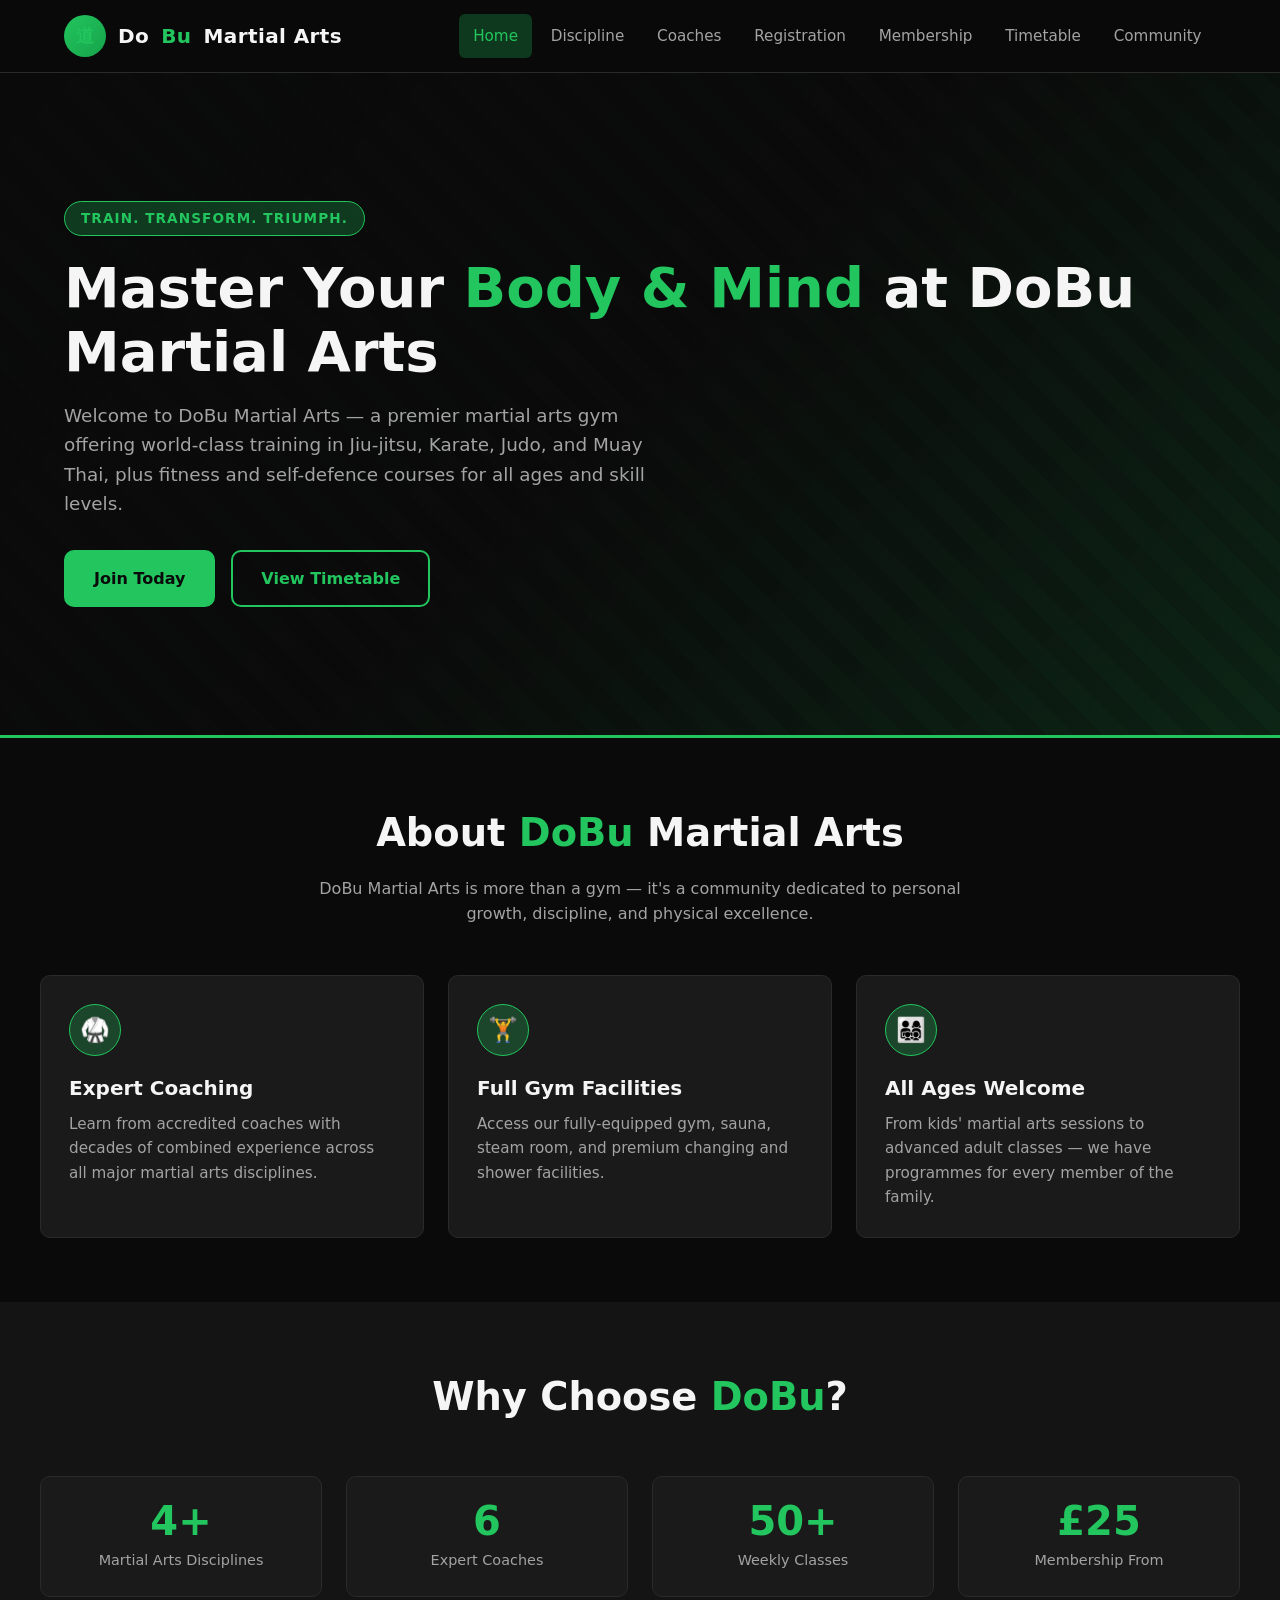
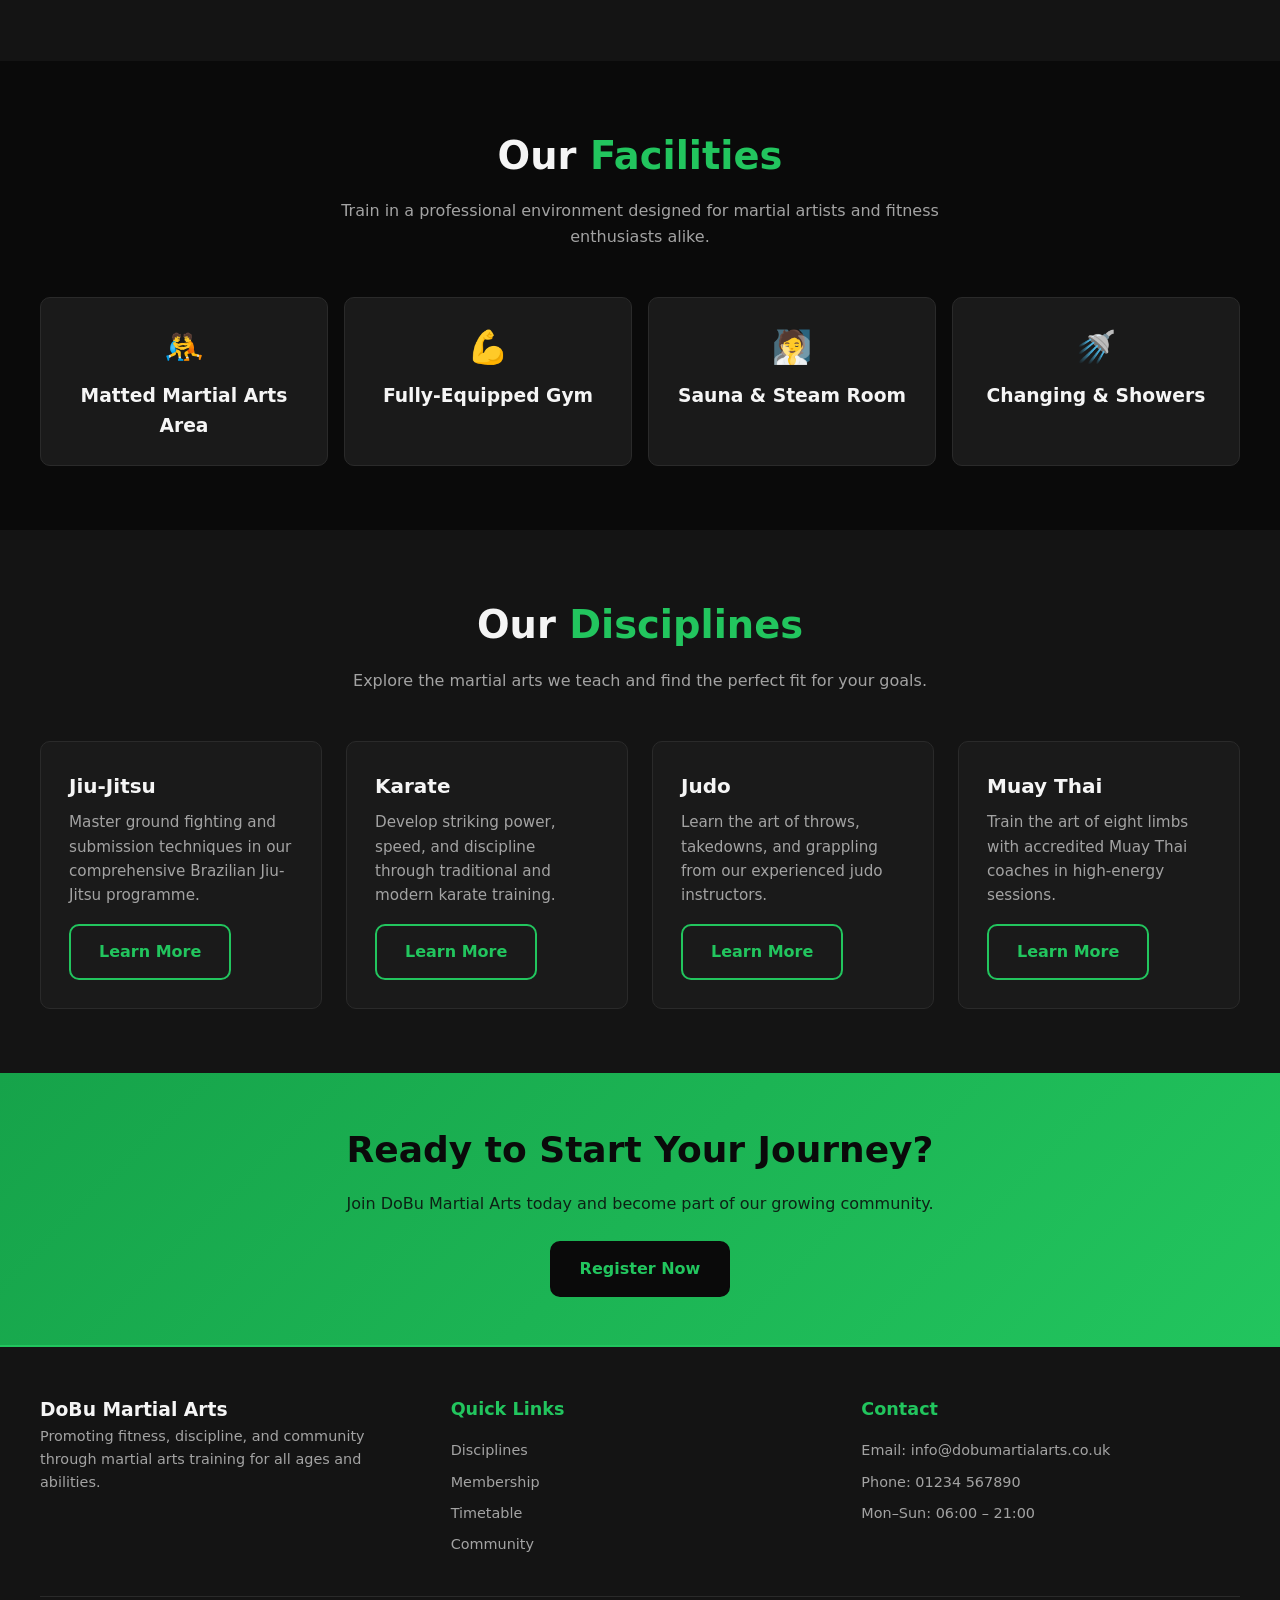
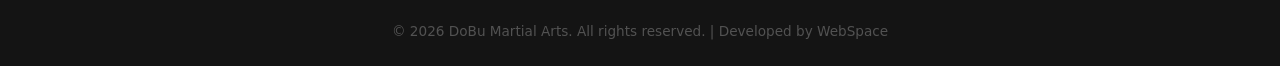
<file: index.html>
<!DOCTYPE html>
<html lang="en">
<head>
  <meta charset="UTF-8">
  <meta name="viewport" content="width=device-width, initial-scale=1.0">
  <meta name="description" content="DoBu Martial Arts — Premier martial arts gym offering Jiu-jitsu, Karate, Judo, Muay Thai, fitness training and self-defence courses.">
  <meta name="keywords" content="martial arts, jiu-jitsu, karate, judo, muay thai, fitness, self-defence, gym">
  <title>DoBu Martial Arts | Home</title>
  <link rel="stylesheet" href="css/styles.css">
</head>
<body>
  <a href="#main-content" class="skip-link">Skip to main content</a>

  <header class="site-header">
    <div class="nav-container">
      <a href="index.html" class="logo" aria-label="DoBu Martial Arts Home">
        <span class="logo-icon" aria-hidden="true">道</span>
        Do<span>Bu</span> Martial Arts
      </a>
      <button class="nav-toggle" aria-label="Toggle navigation menu" aria-expanded="false">☰</button>
      <nav class="main-nav" aria-label="Main navigation">
        <ul>
          <li><a href="index.html">Home</a></li>
          <li><a href="discipline.html">Discipline</a></li>
          <li><a href="coaches.html">Coaches</a></li>
          <li><a href="registration.html">Registration</a></li>
          <li><a href="membership.html">Membership</a></li>
          <li><a href="timetable.html">Timetable</a></li>
          <li><a href="community.html">Community</a></li>
        </ul>
      </nav>
    </div>
  </header>

  <main id="main-content">
    <section class="hero" aria-labelledby="hero-heading">
      <div class="hero-content">
        <span class="hero-badge">Train. Transform. Triumph.</span>
        <h1 id="hero-heading">Master Your <span>Body &amp; Mind</span> at DoBu Martial Arts</h1>
        <p>Welcome to DoBu Martial Arts — a premier martial arts gym offering world-class training in Jiu-jitsu, Karate, Judo, and Muay Thai, plus fitness and self-defence courses for all ages and skill levels.</p>
        <div class="hero-buttons">
          <a href="registration.html" class="btn btn-primary">Join Today</a>
          <a href="timetable.html" class="btn btn-outline">View Timetable</a>
        </div>
      </div>
    </section>

    <section aria-labelledby="about-heading">
      <div class="section-inner">
        <div class="section-header">
          <h2 id="about-heading">About <span>DoBu</span> Martial Arts</h2>
          <p>DoBu Martial Arts is more than a gym — it's a community dedicated to personal growth, discipline, and physical excellence.</p>
        </div>
        <div class="card-grid">
          <article class="card">
            <div class="card-icon" aria-hidden="true">🥋</div>
            <h3>Expert Coaching</h3>
            <p>Learn from accredited coaches with decades of combined experience across all major martial arts disciplines.</p>
          </article>
          <article class="card">
            <div class="card-icon" aria-hidden="true">🏋️</div>
            <h3>Full Gym Facilities</h3>
            <p>Access our fully-equipped gym, sauna, steam room, and premium changing and shower facilities.</p>
          </article>
          <article class="card">
            <div class="card-icon" aria-hidden="true">👨‍👩‍👧‍👦</div>
            <h3>All Ages Welcome</h3>
            <p>From kids' martial arts sessions to advanced adult classes — we have programmes for every member of the family.</p>
          </article>
        </div>
      </div>
    </section>

    <section class="section-alt" aria-labelledby="stats-heading">
      <div class="section-inner">
        <div class="section-header">
          <h2 id="stats-heading">Why Choose <span>DoBu</span>?</h2>
        </div>
        <div class="stats-grid">
          <div class="stat-item">
            <div class="stat-number">4+</div>
            <div class="stat-label">Martial Arts Disciplines</div>
          </div>
          <div class="stat-item">
            <div class="stat-number">6</div>
            <div class="stat-label">Expert Coaches</div>
          </div>
          <div class="stat-item">
            <div class="stat-number">50+</div>
            <div class="stat-label">Weekly Classes</div>
          </div>
          <div class="stat-item">
            <div class="stat-number">£25</div>
            <div class="stat-label">Membership From</div>
          </div>
        </div>
      </div>
    </section>

    <section aria-labelledby="facilities-heading">
      <div class="section-inner">
        <div class="section-header">
          <h2 id="facilities-heading">Our <span>Facilities</span></h2>
          <p>Train in a professional environment designed for martial artists and fitness enthusiasts alike.</p>
        </div>
        <div class="facility-grid">
          <div class="facility-item">
            <div class="icon" aria-hidden="true">🤼</div>
            <h3>Matted Martial Arts Area</h3>
          </div>
          <div class="facility-item">
            <div class="icon" aria-hidden="true">💪</div>
            <h3>Fully-Equipped Gym</h3>
          </div>
          <div class="facility-item">
            <div class="icon" aria-hidden="true">🧖</div>
            <h3>Sauna &amp; Steam Room</h3>
          </div>
          <div class="facility-item">
            <div class="icon" aria-hidden="true">🚿</div>
            <h3>Changing &amp; Showers</h3>
          </div>
        </div>
      </div>
    </section>

    <section class="section-alt" aria-labelledby="disciplines-preview">
      <div class="section-inner">
        <div class="section-header">
          <h2 id="disciplines-preview">Our <span>Disciplines</span></h2>
          <p>Explore the martial arts we teach and find the perfect fit for your goals.</p>
        </div>
        <div class="card-grid">
          <article class="card">
            <h3>Jiu-Jitsu</h3>
            <p>Master ground fighting and submission techniques in our comprehensive Brazilian Jiu-Jitsu programme.</p>
            <a href="discipline.html#jiu-jitsu" class="btn btn-outline" style="margin-top:1rem;">Learn More</a>
          </article>
          <article class="card">
            <h3>Karate</h3>
            <p>Develop striking power, speed, and discipline through traditional and modern karate training.</p>
            <a href="discipline.html#karate" class="btn btn-outline" style="margin-top:1rem;">Learn More</a>
          </article>
          <article class="card">
            <h3>Judo</h3>
            <p>Learn the art of throws, takedowns, and grappling from our experienced judo instructors.</p>
            <a href="discipline.html#judo" class="btn btn-outline" style="margin-top:1rem;">Learn More</a>
          </article>
          <article class="card">
            <h3>Muay Thai</h3>
            <p>Train the art of eight limbs with accredited Muay Thai coaches in high-energy sessions.</p>
            <a href="discipline.html#muay-thai" class="btn btn-outline" style="margin-top:1rem;">Learn More</a>
          </article>
        </div>
      </div>
    </section>

    <div class="cta-banner">
      <h2>Ready to Start Your Journey?</h2>
      <p>Join DoBu Martial Arts today and become part of our growing community.</p>
      <a href="registration.html" class="btn btn-primary">Register Now</a>
    </div>
  </main>

  <footer class="site-footer">
    <div class="footer-inner">
      <div class="footer-grid">
        <div class="footer-col">
          <h3>DoBu Martial Arts</h3>
          <p>Promoting fitness, discipline, and community through martial arts training for all ages and abilities.</p>
        </div>
        <div class="footer-col">
          <h4>Quick Links</h4>
          <ul>
            <li><a href="discipline.html">Disciplines</a></li>
            <li><a href="membership.html">Membership</a></li>
            <li><a href="timetable.html">Timetable</a></li>
            <li><a href="community.html">Community</a></li>
          </ul>
        </div>
        <div class="footer-col">
          <h4>Contact</h4>
          <ul>
            <li>Email: info@dobumartialarts.co.uk</li>
            <li>Phone: 01234 567890</li>
            <li>Mon–Sun: 06:00 – 21:00</li>
          </ul>
        </div>
      </div>
      <div class="footer-bottom">
        <p>&copy; 2026 DoBu Martial Arts. All rights reserved. | Developed by WebSpace</p>
      </div>
    </div>
  </footer>

  <script src="js/main.js"></script>
</body>
</html>
</file>
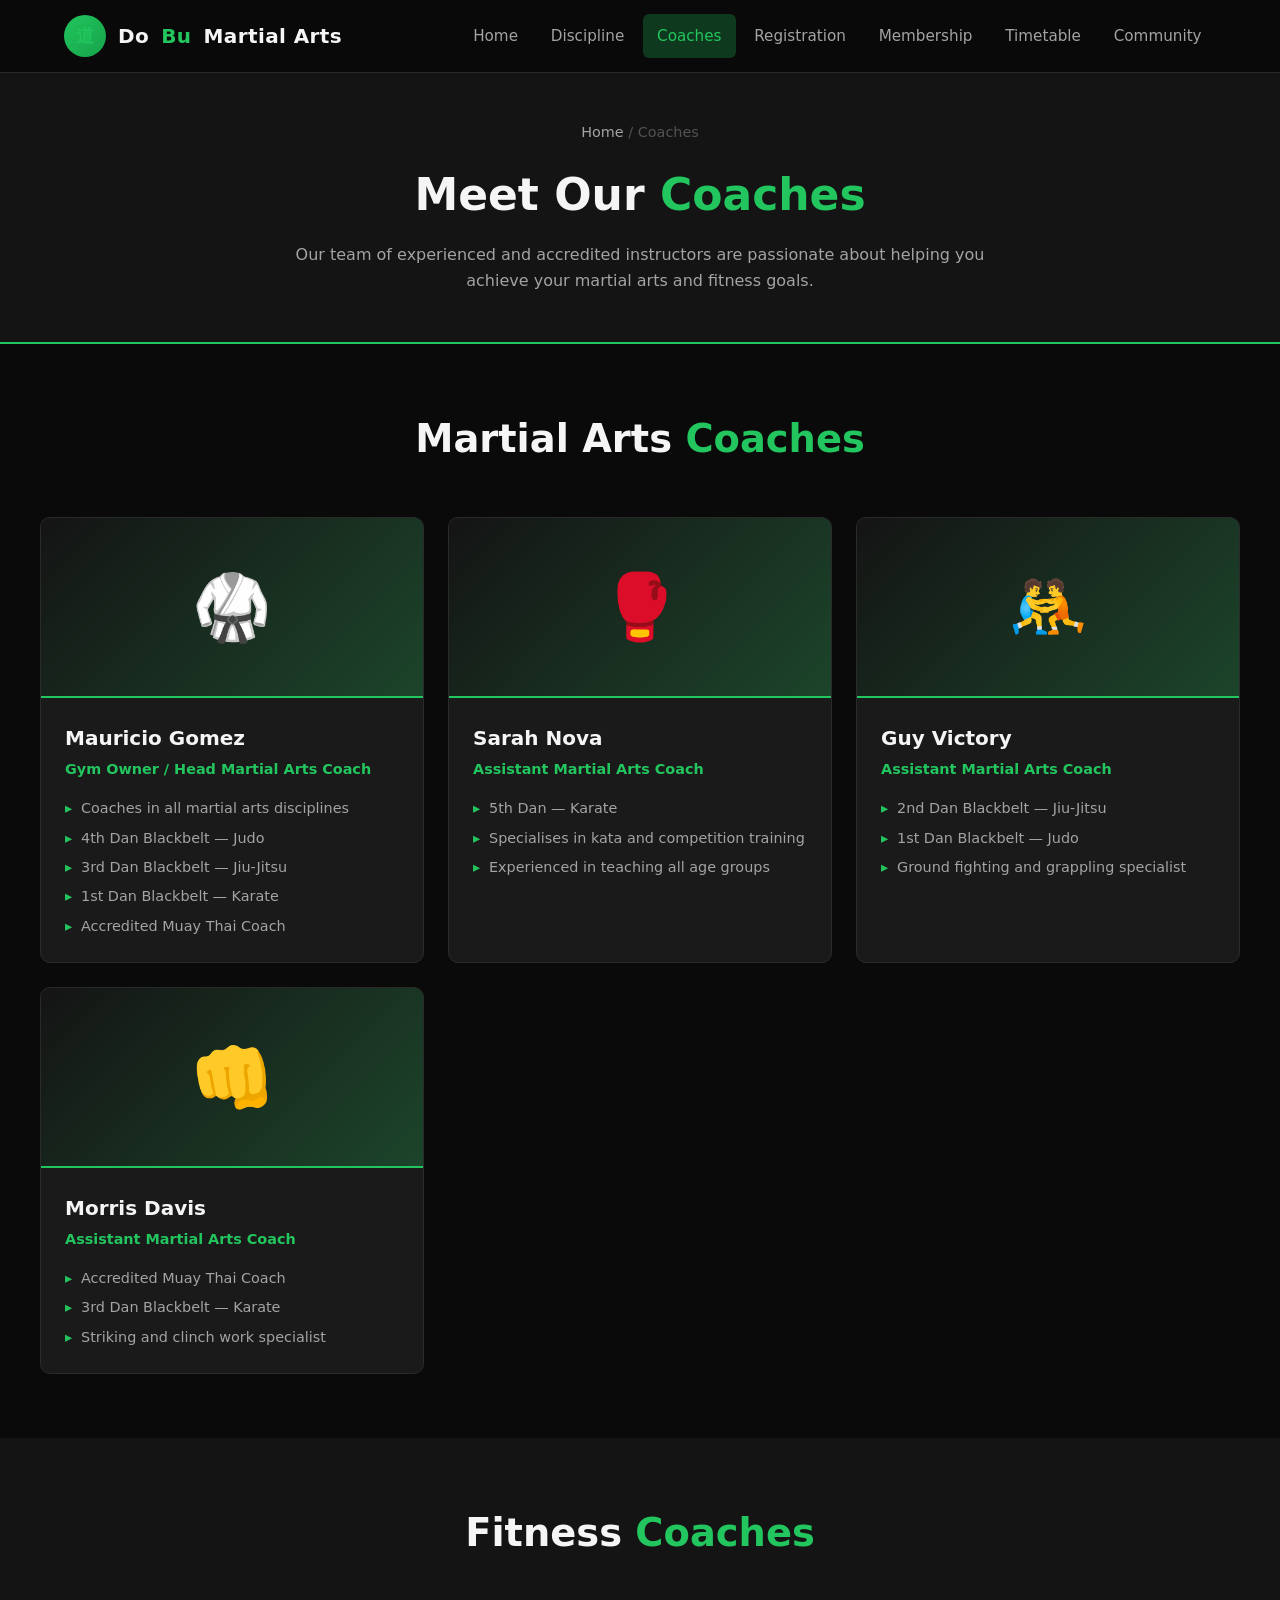
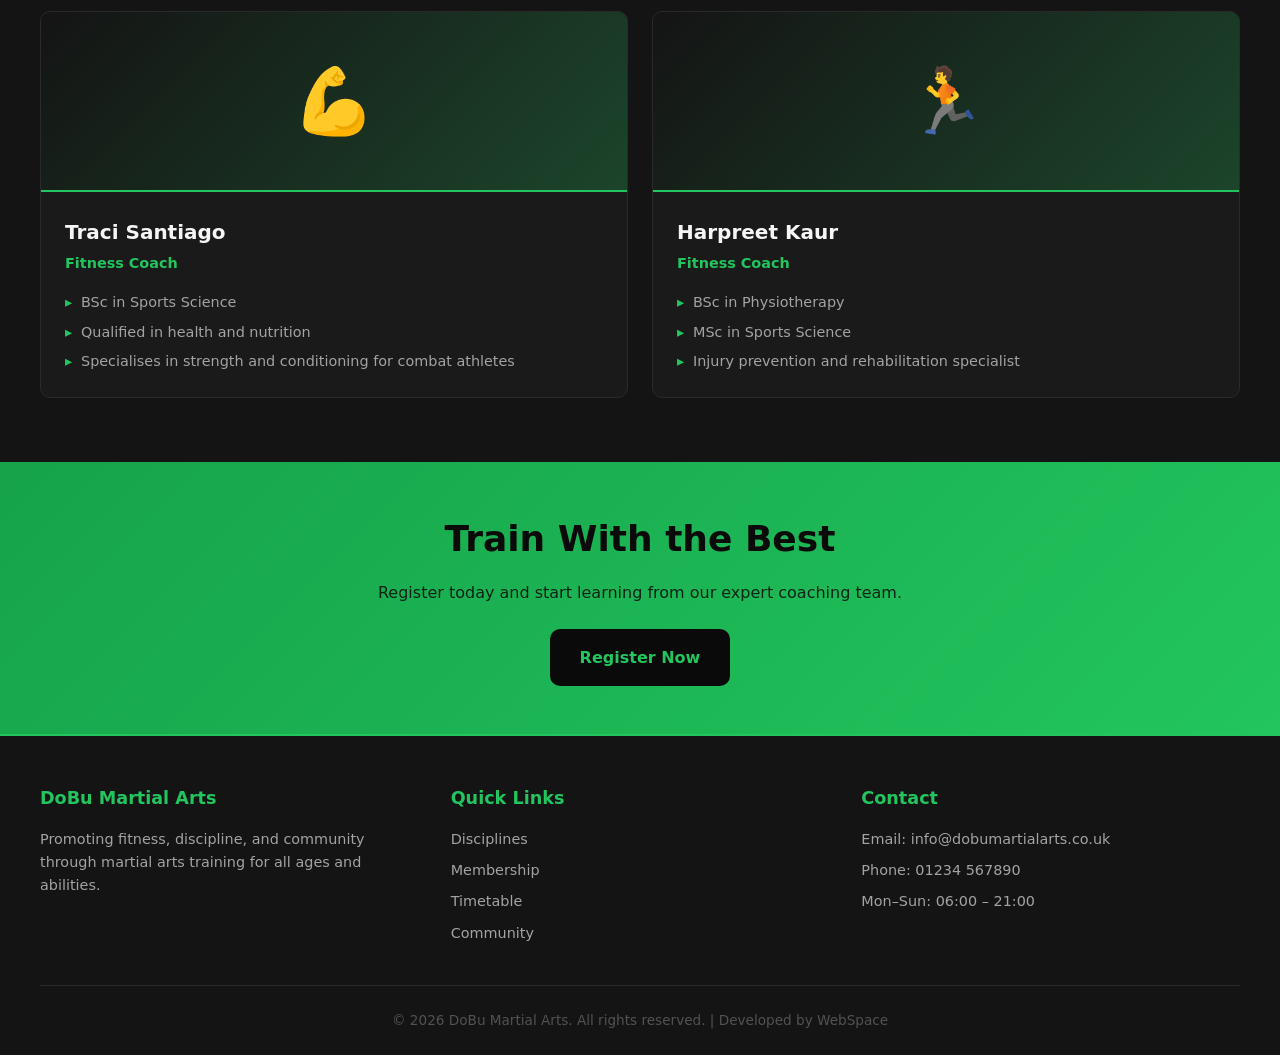
<file: coaches.html>
<!DOCTYPE html>
<html lang="en">
<head>
  <meta charset="UTF-8">
  <meta name="viewport" content="width=device-width, initial-scale=1.0">
  <meta name="description" content="Meet the expert coaches at DoBu Martial Arts — accredited instructors in Jiu-jitsu, Karate, Judo, Muay Thai and fitness.">
  <title>DoBu Martial Arts | Coaches</title>
  <link rel="stylesheet" href="css/styles.css">
</head>
<body>
  <a href="#main-content" class="skip-link">Skip to main content</a>

  <header class="site-header">
    <div class="nav-container">
      <a href="index.html" class="logo" aria-label="DoBu Martial Arts Home">
        <span class="logo-icon" aria-hidden="true">道</span>
        Do<span>Bu</span> Martial Arts
      </a>
      <button class="nav-toggle" aria-label="Toggle navigation menu" aria-expanded="false">☰</button>
      <nav class="main-nav" aria-label="Main navigation">
        <ul>
          <li><a href="index.html">Home</a></li>
          <li><a href="discipline.html">Discipline</a></li>
          <li><a href="coaches.html">Coaches</a></li>
          <li><a href="registration.html">Registration</a></li>
          <li><a href="membership.html">Membership</a></li>
          <li><a href="timetable.html">Timetable</a></li>
          <li><a href="community.html">Community</a></li>
        </ul>
      </nav>
    </div>
  </header>

  <main id="main-content">
    <div class="page-header">
      <nav class="breadcrumb" aria-label="Breadcrumb">
        <a href="index.html">Home</a> / Coaches
      </nav>
      <h1>Meet Our <span>Coaches</span></h1>
      <p>Our team of experienced and accredited instructors are passionate about helping you achieve your martial arts and fitness goals.</p>
    </div>

    <section aria-labelledby="martial-coaches">
      <div class="section-inner">
        <div class="section-header">
          <h2 id="martial-coaches">Martial Arts <span>Coaches</span></h2>
        </div>
        <div class="coach-grid">
          <article class="coach-card">
            <div class="coach-avatar" aria-hidden="true">🥋</div>
            <div class="coach-info">
              <h3>Mauricio Gomez</h3>
              <p class="coach-role">Gym Owner / Head Martial Arts Coach</p>
              <ul class="coach-credentials">
                <li>Coaches in all martial arts disciplines</li>
                <li>4th Dan Blackbelt — Judo</li>
                <li>3rd Dan Blackbelt — Jiu-Jitsu</li>
                <li>1st Dan Blackbelt — Karate</li>
                <li>Accredited Muay Thai Coach</li>
              </ul>
            </div>
          </article>

          <article class="coach-card">
            <div class="coach-avatar" aria-hidden="true">🥊</div>
            <div class="coach-info">
              <h3>Sarah Nova</h3>
              <p class="coach-role">Assistant Martial Arts Coach</p>
              <ul class="coach-credentials">
                <li>5th Dan — Karate</li>
                <li>Specialises in kata and competition training</li>
                <li>Experienced in teaching all age groups</li>
              </ul>
            </div>
          </article>

          <article class="coach-card">
            <div class="coach-avatar" aria-hidden="true">🤼</div>
            <div class="coach-info">
              <h3>Guy Victory</h3>
              <p class="coach-role">Assistant Martial Arts Coach</p>
              <ul class="coach-credentials">
                <li>2nd Dan Blackbelt — Jiu-Jitsu</li>
                <li>1st Dan Blackbelt — Judo</li>
                <li>Ground fighting and grappling specialist</li>
              </ul>
            </div>
          </article>

          <article class="coach-card">
            <div class="coach-avatar" aria-hidden="true">👊</div>
            <div class="coach-info">
              <h3>Morris Davis</h3>
              <p class="coach-role">Assistant Martial Arts Coach</p>
              <ul class="coach-credentials">
                <li>Accredited Muay Thai Coach</li>
                <li>3rd Dan Blackbelt — Karate</li>
                <li>Striking and clinch work specialist</li>
              </ul>
            </div>
          </article>
        </div>
      </div>
    </section>

    <section class="section-alt" aria-labelledby="fitness-coaches">
      <div class="section-inner">
        <div class="section-header">
          <h2 id="fitness-coaches">Fitness <span>Coaches</span></h2>
        </div>
        <div class="coach-grid">
          <article class="coach-card">
            <div class="coach-avatar" aria-hidden="true">💪</div>
            <div class="coach-info">
              <h3>Traci Santiago</h3>
              <p class="coach-role">Fitness Coach</p>
              <ul class="coach-credentials">
                <li>BSc in Sports Science</li>
                <li>Qualified in health and nutrition</li>
                <li>Specialises in strength and conditioning for combat athletes</li>
              </ul>
            </div>
          </article>

          <article class="coach-card">
            <div class="coach-avatar" aria-hidden="true">🏃</div>
            <div class="coach-info">
              <h3>Harpreet Kaur</h3>
              <p class="coach-role">Fitness Coach</p>
              <ul class="coach-credentials">
                <li>BSc in Physiotherapy</li>
                <li>MSc in Sports Science</li>
                <li>Injury prevention and rehabilitation specialist</li>
              </ul>
            </div>
          </article>
        </div>
      </div>
    </section>

    <div class="cta-banner">
      <h2>Train With the Best</h2>
      <p>Register today and start learning from our expert coaching team.</p>
      <a href="registration.html" class="btn btn-primary">Register Now</a>
    </div>
  </main>

  <footer class="site-footer">
    <div class="footer-inner">
      <div class="footer-grid">
        <div class="footer-col">
          <h4>DoBu Martial Arts</h4>
          <p>Promoting fitness, discipline, and community through martial arts training for all ages and abilities.</p>
        </div>
        <div class="footer-col">
          <h4>Quick Links</h4>
          <ul>
            <li><a href="discipline.html">Disciplines</a></li>
            <li><a href="membership.html">Membership</a></li>
            <li><a href="timetable.html">Timetable</a></li>
            <li><a href="community.html">Community</a></li>
          </ul>
        </div>
        <div class="footer-col">
          <h4>Contact</h4>
          <ul>
            <li>Email: info@dobumartialarts.co.uk</li>
            <li>Phone: 01234 567890</li>
            <li>Mon–Sun: 06:00 – 21:00</li>
          </ul>
        </div>
      </div>
      <div class="footer-bottom">
        <p>&copy; 2026 DoBu Martial Arts. All rights reserved. | Developed by WebSpace</p>
      </div>
    </div>
  </footer>

  <script src="js/main.js"></script>
</body>
</html>
</file>
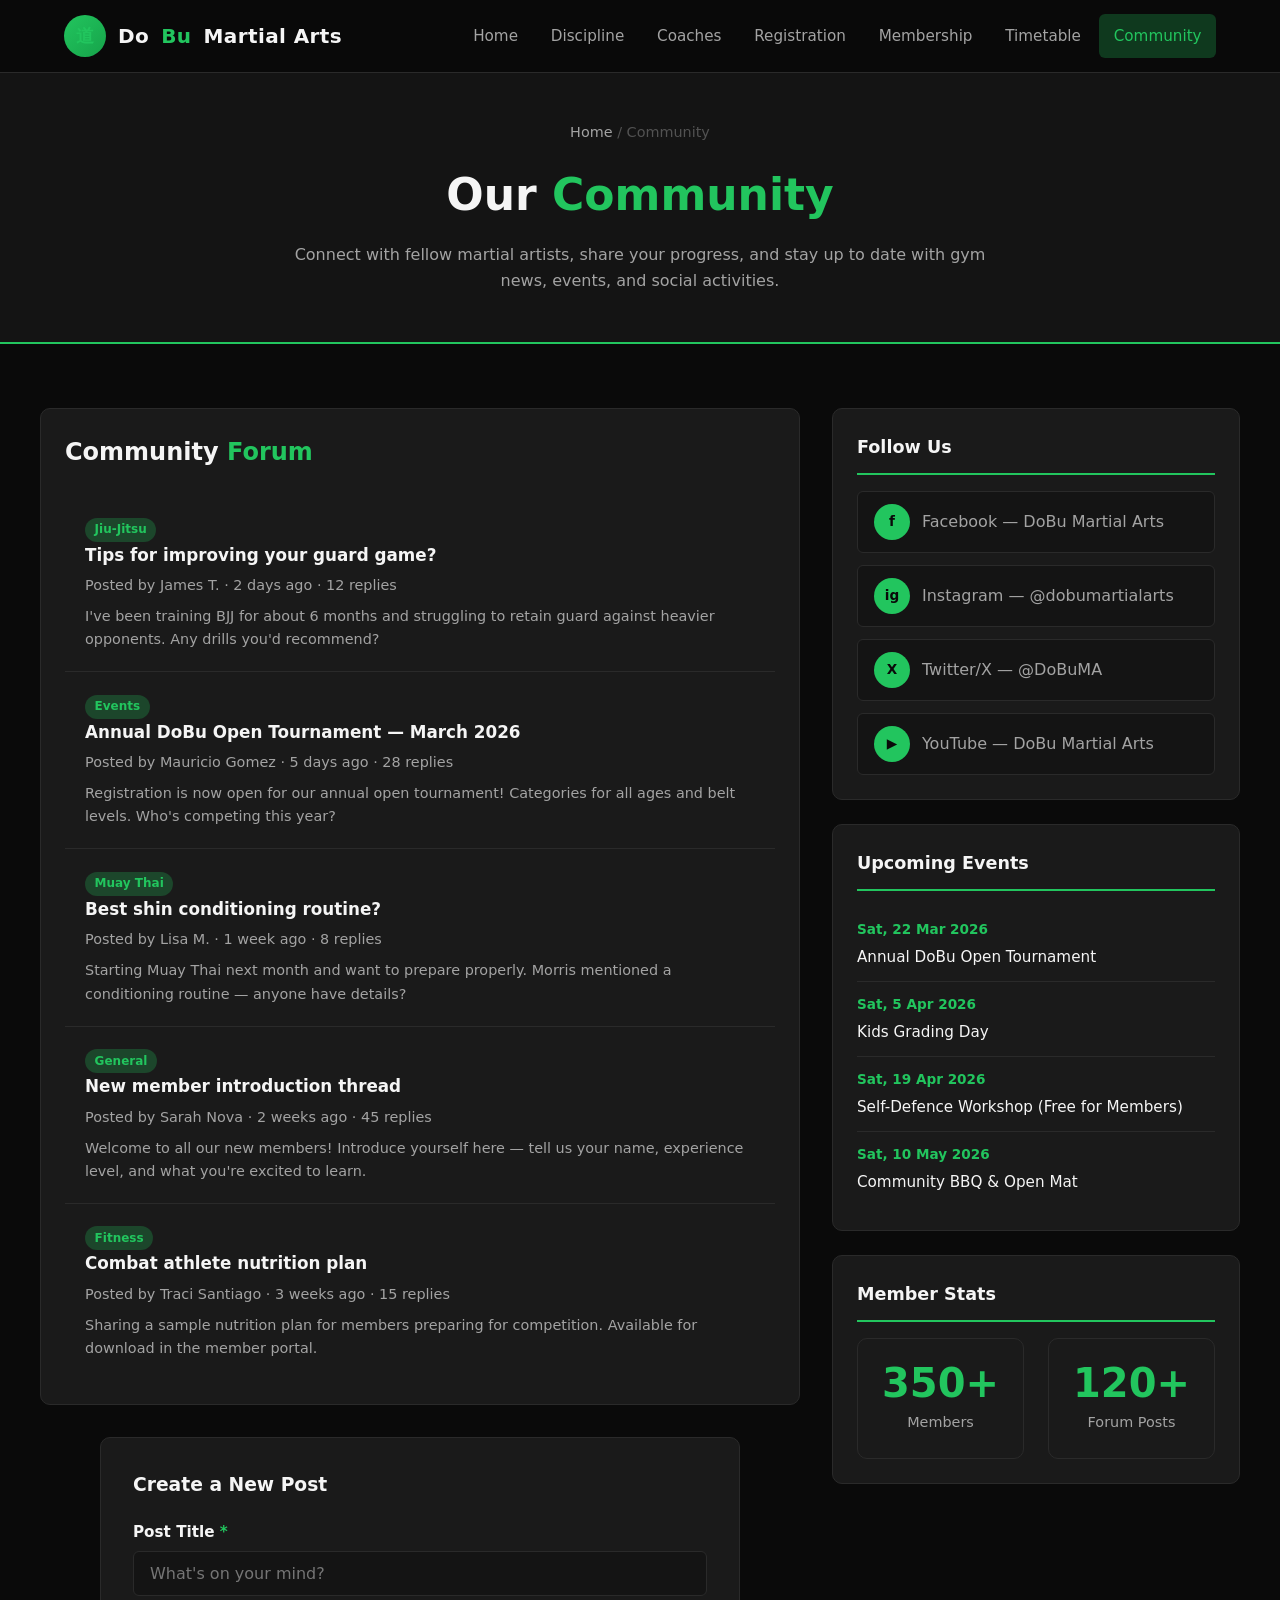
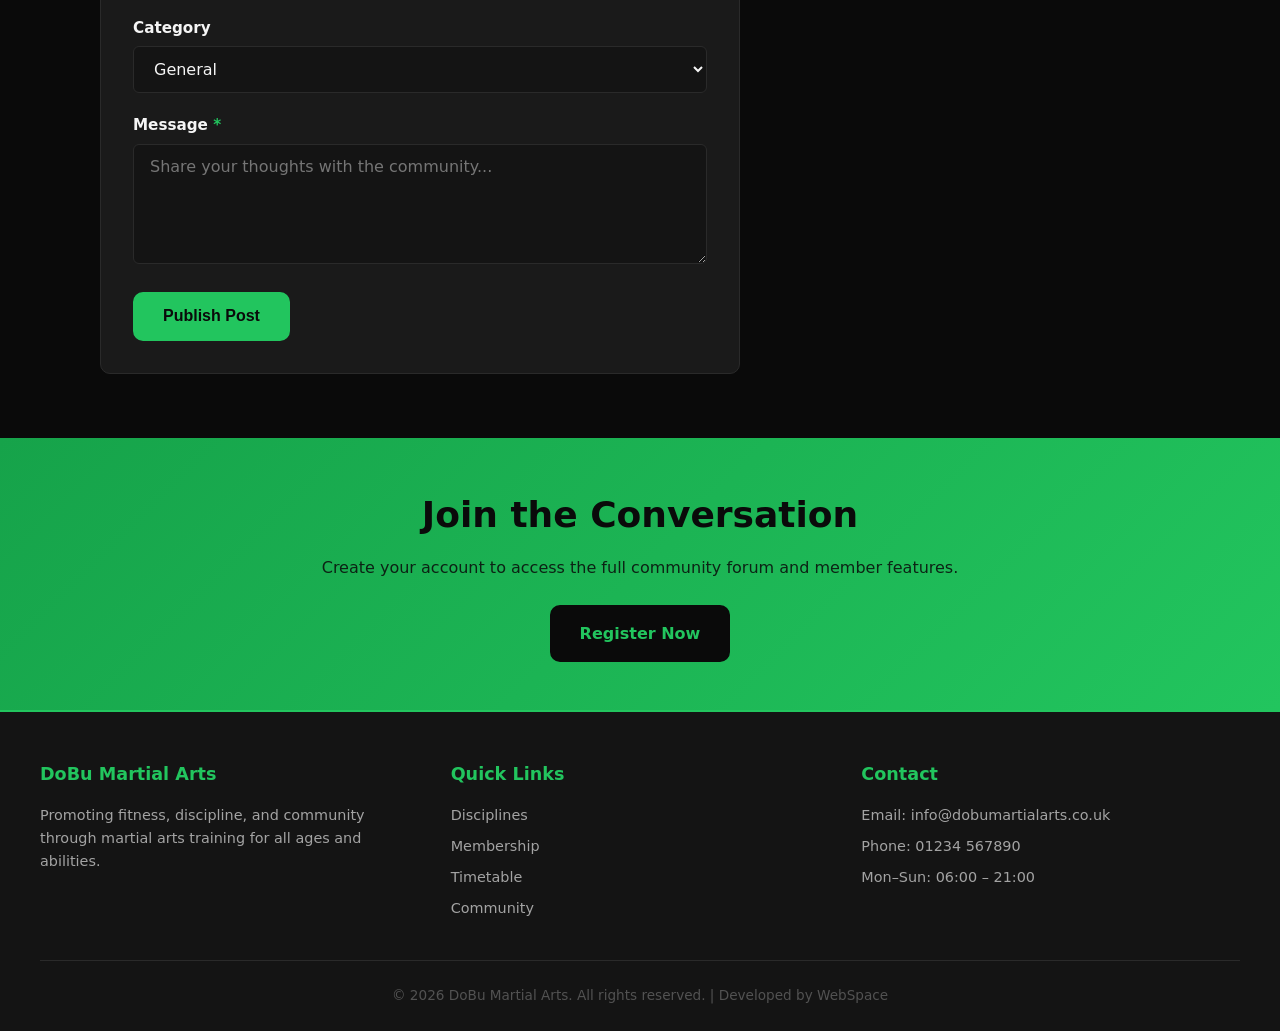
<file: community.html>
<!DOCTYPE html>
<html lang="en">
<head>
  <meta charset="UTF-8">
  <meta name="viewport" content="width=device-width, initial-scale=1.0">
  <meta name="description" content="Join the DoBu Martial Arts community — forums, social media, events and member discussions.">
  <title>DoBu Martial Arts | Community</title>
  <link rel="stylesheet" href="css/styles.css">
</head>
<body>
  <a href="#main-content" class="skip-link">Skip to main content</a>

  <header class="site-header">
    <div class="nav-container">
      <a href="index.html" class="logo" aria-label="DoBu Martial Arts Home">
        <span class="logo-icon" aria-hidden="true">道</span>
        Do<span>Bu</span> Martial Arts
      </a>
      <button class="nav-toggle" aria-label="Toggle navigation menu" aria-expanded="false">☰</button>
      <nav class="main-nav" aria-label="Main navigation">
        <ul>
          <li><a href="index.html">Home</a></li>
          <li><a href="discipline.html">Discipline</a></li>
          <li><a href="coaches.html">Coaches</a></li>
          <li><a href="registration.html">Registration</a></li>
          <li><a href="membership.html">Membership</a></li>
          <li><a href="timetable.html">Timetable</a></li>
          <li><a href="community.html">Community</a></li>
        </ul>
      </nav>
    </div>
  </header>

  <main id="main-content">
    <div class="page-header">
      <nav class="breadcrumb" aria-label="Breadcrumb">
        <a href="index.html">Home</a> / Community
      </nav>
      <h1>Our <span>Community</span></h1>
      <p>Connect with fellow martial artists, share your progress, and stay up to date with gym news, events, and social activities.</p>
    </div>

    <section aria-labelledby="community-content">
      <div class="section-inner">
        <div class="community-grid">
          <div>
            <div class="forum-section">
              <h2 id="community-content" style="margin-bottom:1.5rem;font-size:1.5rem;">Community <span style="color:var(--green);">Forum</span></h2>
              <div id="forum-posts">
                <article class="forum-post">
                  <span class="forum-tag">Jiu-Jitsu</span>
                  <h4>Tips for improving your guard game?</h4>
                  <p class="forum-meta">Posted by James T. · 2 days ago · 12 replies</p>
                  <p>I've been training BJJ for about 6 months and struggling to retain guard against heavier opponents. Any drills you'd recommend?</p>
                </article>
                <article class="forum-post">
                  <span class="forum-tag">Events</span>
                  <h4>Annual DoBu Open Tournament — March 2026</h4>
                  <p class="forum-meta">Posted by Mauricio Gomez · 5 days ago · 28 replies</p>
                  <p>Registration is now open for our annual open tournament! Categories for all ages and belt levels. Who's competing this year?</p>
                </article>
                <article class="forum-post">
                  <span class="forum-tag">Muay Thai</span>
                  <h4>Best shin conditioning routine?</h4>
                  <p class="forum-meta">Posted by Lisa M. · 1 week ago · 8 replies</p>
                  <p>Starting Muay Thai next month and want to prepare properly. Morris mentioned a conditioning routine — anyone have details?</p>
                </article>
                <article class="forum-post">
                  <span class="forum-tag">General</span>
                  <h4>New member introduction thread</h4>
                  <p class="forum-meta">Posted by Sarah Nova · 2 weeks ago · 45 replies</p>
                  <p>Welcome to all our new members! Introduce yourself here — tell us your name, experience level, and what you're excited to learn.</p>
                </article>
                <article class="forum-post">
                  <span class="forum-tag">Fitness</span>
                  <h4>Combat athlete nutrition plan</h4>
                  <p class="forum-meta">Posted by Traci Santiago · 3 weeks ago · 15 replies</p>
                  <p>Sharing a sample nutrition plan for members preparing for competition. Available for download in the member portal.</p>
                </article>
              </div>
            </div>

            <div class="form-container" style="margin-top:2rem;">
              <h3 style="margin-bottom:1.25rem;">Create a New Post</h3>
              <form id="community-post-form" novalidate>
                <div class="form-group">
                  <label for="post-title">Post Title <span class="required">*</span></label>
                  <input type="text" id="post-title" name="post-title" required placeholder="What's on your mind?">
                  <span class="form-error" role="alert"></span>
                </div>
                <div class="form-group">
                  <label for="post-category">Category</label>
                  <select id="post-category" name="post-category">
                    <option value="general">General</option>
                    <option value="jiu-jitsu">Jiu-Jitsu</option>
                    <option value="karate">Karate</option>
                    <option value="judo">Judo</option>
                    <option value="muay-thai">Muay Thai</option>
                    <option value="fitness">Fitness</option>
                    <option value="events">Events</option>
                  </select>
                </div>
                <div class="form-group">
                  <label for="post-content">Message <span class="required">*</span></label>
                  <textarea id="post-content" name="post-content" required placeholder="Share your thoughts with the community..."></textarea>
                  <span class="form-error" role="alert"></span>
                </div>
                <button type="submit" class="btn btn-primary">Publish Post</button>
              </form>
            </div>
          </div>

          <aside>
            <div class="sidebar-widget">
              <h3>Follow Us</h3>
              <div class="social-links">
                <a href="#" class="social-link" aria-label="Follow DoBu on Facebook">
                  <span class="social-icon" aria-hidden="true">f</span>
                  Facebook — DoBu Martial Arts
                </a>
                <a href="#" class="social-link" aria-label="Follow DoBu on Instagram">
                  <span class="social-icon" aria-hidden="true">ig</span>
                  Instagram — @dobumartialarts
                </a>
                <a href="#" class="social-link" aria-label="Follow DoBu on Twitter/X">
                  <span class="social-icon" aria-hidden="true">X</span>
                  Twitter/X — @DoBuMA
                </a>
                <a href="#" class="social-link" aria-label="Subscribe to DoBu on YouTube">
                  <span class="social-icon" aria-hidden="true">▶</span>
                  YouTube — DoBu Martial Arts
                </a>
              </div>
            </div>

            <div class="sidebar-widget">
              <h3>Upcoming Events</h3>
              <div class="event-item">
                <p class="event-date">Sat, 22 Mar 2026</p>
                <p class="event-title">Annual DoBu Open Tournament</p>
              </div>
              <div class="event-item">
                <p class="event-date">Sat, 5 Apr 2026</p>
                <p class="event-title">Kids Grading Day</p>
              </div>
              <div class="event-item">
                <p class="event-date">Sat, 19 Apr 2026</p>
                <p class="event-title">Self-Defence Workshop (Free for Members)</p>
              </div>
              <div class="event-item">
                <p class="event-date">Sat, 10 May 2026</p>
                <p class="event-title">Community BBQ &amp; Open Mat</p>
              </div>
            </div>

            <div class="sidebar-widget">
              <h3>Member Stats</h3>
              <div class="stats-grid" style="grid-template-columns:1fr 1fr;">
                <div class="stat-item">
                  <div class="stat-number">350+</div>
                  <div class="stat-label">Members</div>
                </div>
                <div class="stat-item">
                  <div class="stat-number">120+</div>
                  <div class="stat-label">Forum Posts</div>
                </div>
              </div>
            </div>
          </aside>
        </div>
      </div>
    </section>

    <div class="cta-banner">
      <h2>Join the Conversation</h2>
      <p>Create your account to access the full community forum and member features.</p>
      <a href="registration.html" class="btn btn-primary">Register Now</a>
    </div>
  </main>

  <footer class="site-footer">
    <div class="footer-inner">
      <div class="footer-grid">
        <div class="footer-col">
          <h4>DoBu Martial Arts</h4>
          <p>Promoting fitness, discipline, and community through martial arts training for all ages and abilities.</p>
        </div>
        <div class="footer-col">
          <h4>Quick Links</h4>
          <ul>
            <li><a href="discipline.html">Disciplines</a></li>
            <li><a href="membership.html">Membership</a></li>
            <li><a href="timetable.html">Timetable</a></li>
            <li><a href="community.html">Community</a></li>
          </ul>
        </div>
        <div class="footer-col">
          <h4>Contact</h4>
          <ul>
            <li>Email: info@dobumartialarts.co.uk</li>
            <li>Phone: 01234 567890</li>
            <li>Mon–Sun: 06:00 – 21:00</li>
          </ul>
        </div>
      </div>
      <div class="footer-bottom">
        <p>&copy; 2026 DoBu Martial Arts. All rights reserved. | Developed by WebSpace</p>
      </div>
    </div>
  </footer>

  <script src="js/main.js"></script>
</body>
</html>
</file>
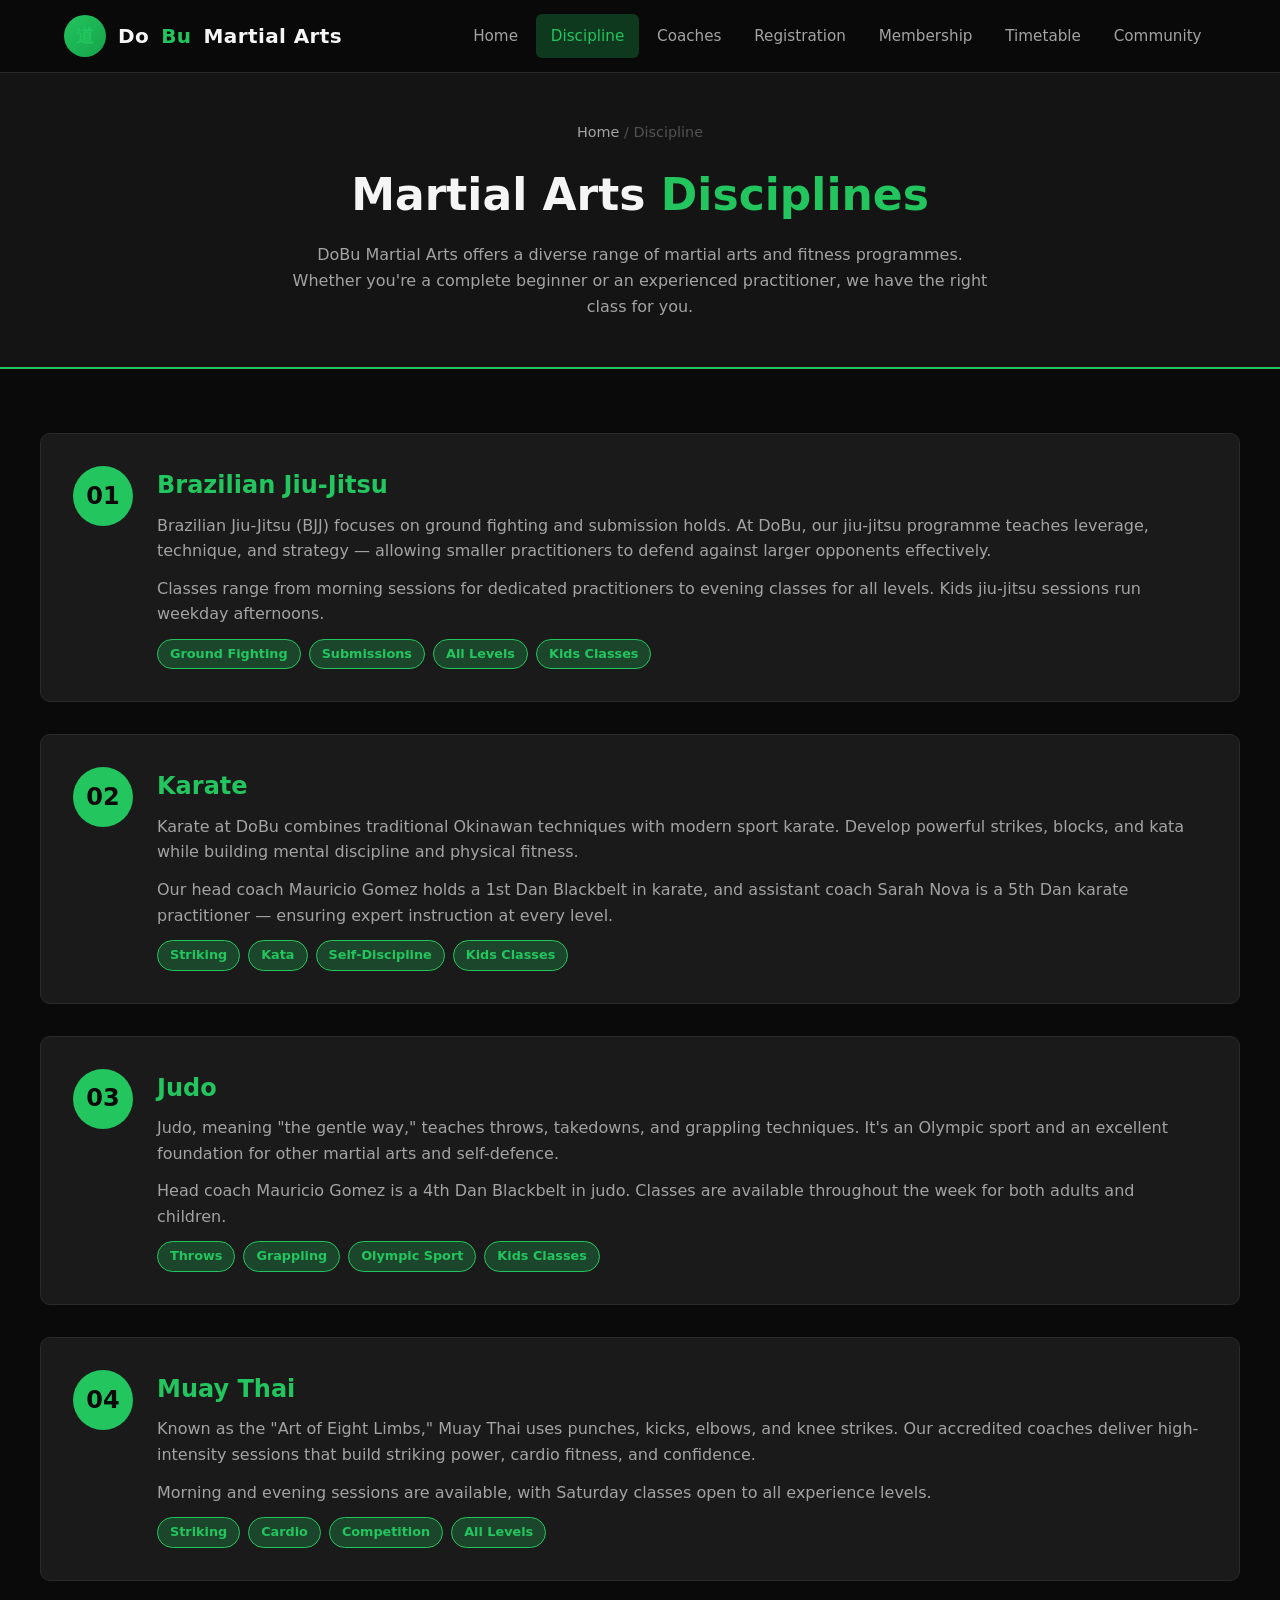
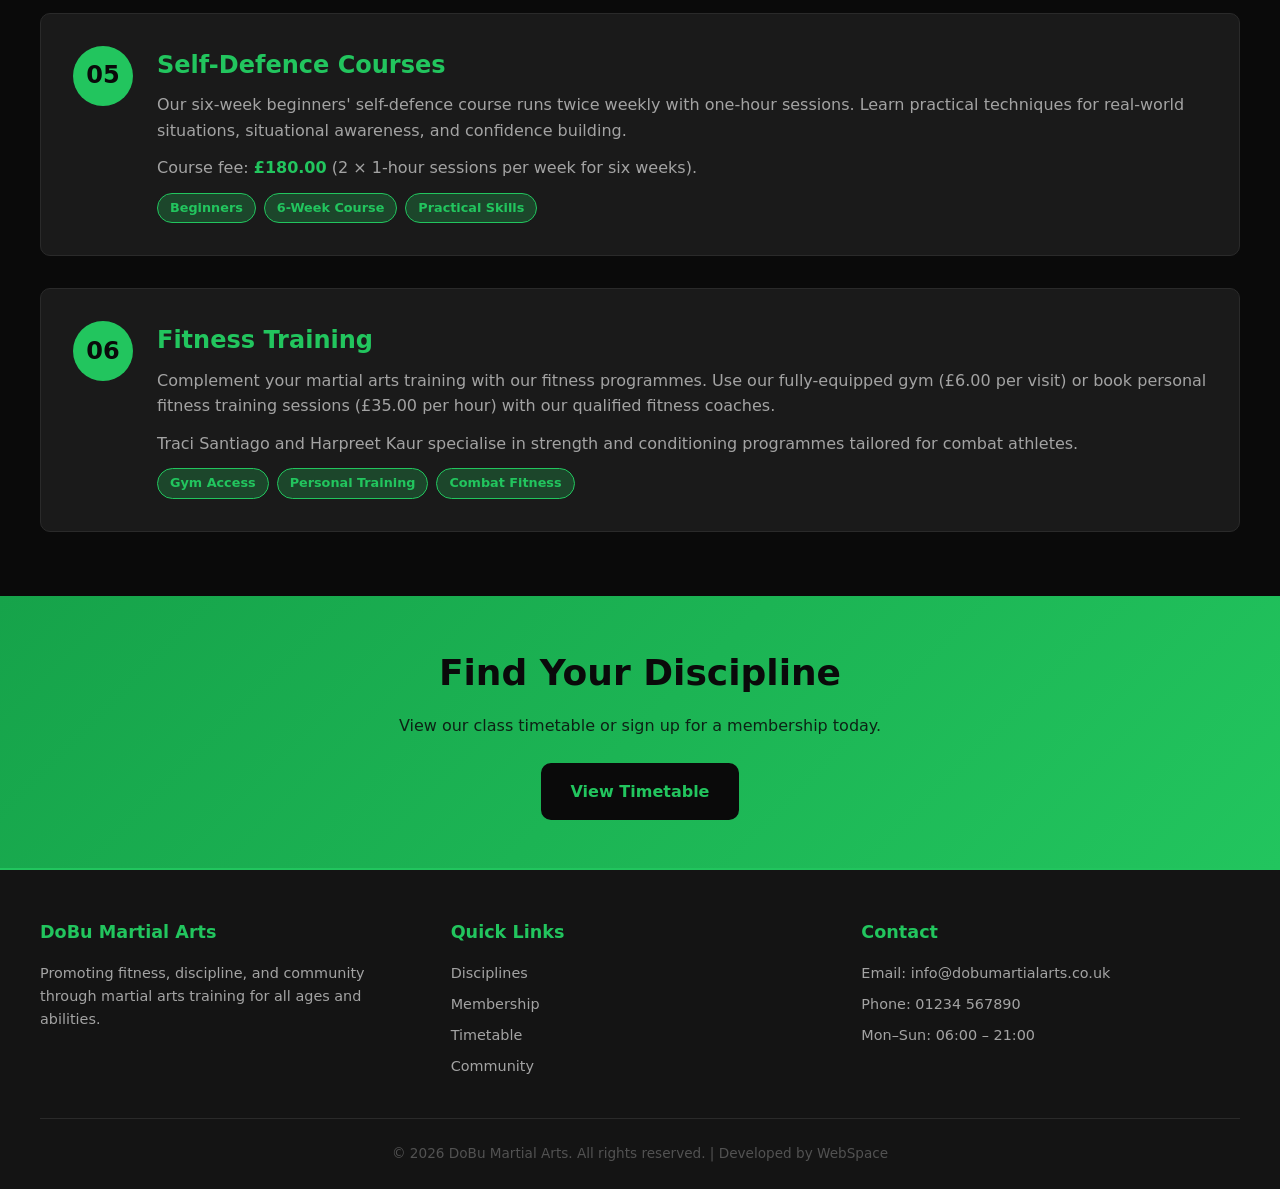
<file: discipline.html>
<!DOCTYPE html>
<html lang="en">
<head>
  <meta charset="UTF-8">
  <meta name="viewport" content="width=device-width, initial-scale=1.0">
  <meta name="description" content="Explore the martial arts disciplines taught at DoBu Martial Arts — Jiu-jitsu, Karate, Judo, Muay Thai, fitness and self-defence.">
  <title>DoBu Martial Arts | Discipline</title>
  <link rel="stylesheet" href="css/styles.css">
</head>
<body>
  <a href="#main-content" class="skip-link">Skip to main content</a>

  <header class="site-header">
    <div class="nav-container">
      <a href="index.html" class="logo" aria-label="DoBu Martial Arts Home">
        <span class="logo-icon" aria-hidden="true">道</span>
        Do<span>Bu</span> Martial Arts
      </a>
      <button class="nav-toggle" aria-label="Toggle navigation menu" aria-expanded="false">☰</button>
      <nav class="main-nav" aria-label="Main navigation">
        <ul>
          <li><a href="index.html">Home</a></li>
          <li><a href="discipline.html">Discipline</a></li>
          <li><a href="coaches.html">Coaches</a></li>
          <li><a href="registration.html">Registration</a></li>
          <li><a href="membership.html">Membership</a></li>
          <li><a href="timetable.html">Timetable</a></li>
          <li><a href="community.html">Community</a></li>
        </ul>
      </nav>
    </div>
  </header>

  <main id="main-content">
    <div class="page-header">
      <nav class="breadcrumb" aria-label="Breadcrumb">
        <a href="index.html">Home</a> / Discipline
      </nav>
      <h1>Martial Arts <span>Disciplines</span></h1>
      <p>DoBu Martial Arts offers a diverse range of martial arts and fitness programmes. Whether you're a complete beginner or an experienced practitioner, we have the right class for you.</p>
    </div>

    <section aria-labelledby="disciplines-list">
      <div class="section-inner">
        <div class="discipline-list">
          <article class="discipline-item" id="jiu-jitsu">
            <div class="discipline-number" aria-hidden="true">01</div>
            <div class="discipline-content">
              <h3>Brazilian Jiu-Jitsu</h3>
              <p>Brazilian Jiu-Jitsu (BJJ) focuses on ground fighting and submission holds. At DoBu, our jiu-jitsu programme teaches leverage, technique, and strategy — allowing smaller practitioners to defend against larger opponents effectively.</p>
              <p>Classes range from morning sessions for dedicated practitioners to evening classes for all levels. Kids jiu-jitsu sessions run weekday afternoons.</p>
              <div class="discipline-tags">
                <span class="tag">Ground Fighting</span>
                <span class="tag">Submissions</span>
                <span class="tag">All Levels</span>
                <span class="tag">Kids Classes</span>
              </div>
            </div>
          </article>

          <article class="discipline-item" id="karate">
            <div class="discipline-number" aria-hidden="true">02</div>
            <div class="discipline-content">
              <h3>Karate</h3>
              <p>Karate at DoBu combines traditional Okinawan techniques with modern sport karate. Develop powerful strikes, blocks, and kata while building mental discipline and physical fitness.</p>
              <p>Our head coach Mauricio Gomez holds a 1st Dan Blackbelt in karate, and assistant coach Sarah Nova is a 5th Dan karate practitioner — ensuring expert instruction at every level.</p>
              <div class="discipline-tags">
                <span class="tag">Striking</span>
                <span class="tag">Kata</span>
                <span class="tag">Self-Discipline</span>
                <span class="tag">Kids Classes</span>
              </div>
            </div>
          </article>

          <article class="discipline-item" id="judo">
            <div class="discipline-number" aria-hidden="true">03</div>
            <div class="discipline-content">
              <h3>Judo</h3>
              <p>Judo, meaning "the gentle way," teaches throws, takedowns, and grappling techniques. It's an Olympic sport and an excellent foundation for other martial arts and self-defence.</p>
              <p>Head coach Mauricio Gomez is a 4th Dan Blackbelt in judo. Classes are available throughout the week for both adults and children.</p>
              <div class="discipline-tags">
                <span class="tag">Throws</span>
                <span class="tag">Grappling</span>
                <span class="tag">Olympic Sport</span>
                <span class="tag">Kids Classes</span>
              </div>
            </div>
          </article>

          <article class="discipline-item" id="muay-thai">
            <div class="discipline-number" aria-hidden="true">04</div>
            <div class="discipline-content">
              <h3>Muay Thai</h3>
              <p>Known as the "Art of Eight Limbs," Muay Thai uses punches, kicks, elbows, and knee strikes. Our accredited coaches deliver high-intensity sessions that build striking power, cardio fitness, and confidence.</p>
              <p>Morning and evening sessions are available, with Saturday classes open to all experience levels.</p>
              <div class="discipline-tags">
                <span class="tag">Striking</span>
                <span class="tag">Cardio</span>
                <span class="tag">Competition</span>
                <span class="tag">All Levels</span>
              </div>
            </div>
          </article>

          <article class="discipline-item" id="self-defence">
            <div class="discipline-number" aria-hidden="true">05</div>
            <div class="discipline-content">
              <h3>Self-Defence Courses</h3>
              <p>Our six-week beginners' self-defence course runs twice weekly with one-hour sessions. Learn practical techniques for real-world situations, situational awareness, and confidence building.</p>
              <p>Course fee: <strong style="color:var(--green);">£180.00</strong> (2 × 1-hour sessions per week for six weeks).</p>
              <div class="discipline-tags">
                <span class="tag">Beginners</span>
                <span class="tag">6-Week Course</span>
                <span class="tag">Practical Skills</span>
              </div>
            </div>
          </article>

          <article class="discipline-item" id="fitness">
            <div class="discipline-number" aria-hidden="true">06</div>
            <div class="discipline-content">
              <h3>Fitness Training</h3>
              <p>Complement your martial arts training with our fitness programmes. Use our fully-equipped gym (£6.00 per visit) or book personal fitness training sessions (£35.00 per hour) with our qualified fitness coaches.</p>
              <p>Traci Santiago and Harpreet Kaur specialise in strength and conditioning programmes tailored for combat athletes.</p>
              <div class="discipline-tags">
                <span class="tag">Gym Access</span>
                <span class="tag">Personal Training</span>
                <span class="tag">Combat Fitness</span>
              </div>
            </div>
          </article>
        </div>
      </div>
    </section>

    <div class="cta-banner">
      <h2>Find Your Discipline</h2>
      <p>View our class timetable or sign up for a membership today.</p>
      <a href="timetable.html" class="btn btn-primary">View Timetable</a>
    </div>
  </main>

  <footer class="site-footer">
    <div class="footer-inner">
      <div class="footer-grid">
        <div class="footer-col">
          <h4>DoBu Martial Arts</h4>
          <p>Promoting fitness, discipline, and community through martial arts training for all ages and abilities.</p>
        </div>
        <div class="footer-col">
          <h4>Quick Links</h4>
          <ul>
            <li><a href="discipline.html">Disciplines</a></li>
            <li><a href="membership.html">Membership</a></li>
            <li><a href="timetable.html">Timetable</a></li>
            <li><a href="community.html">Community</a></li>
          </ul>
        </div>
        <div class="footer-col">
          <h4>Contact</h4>
          <ul>
            <li>Email: info@dobumartialarts.co.uk</li>
            <li>Phone: 01234 567890</li>
            <li>Mon–Sun: 06:00 – 21:00</li>
          </ul>
        </div>
      </div>
      <div class="footer-bottom">
        <p>&copy; 2026 DoBu Martial Arts. All rights reserved. | Developed by WebSpace</p>
      </div>
    </div>
  </footer>

  <script src="js/main.js"></script>
</body>
</html>
</file>
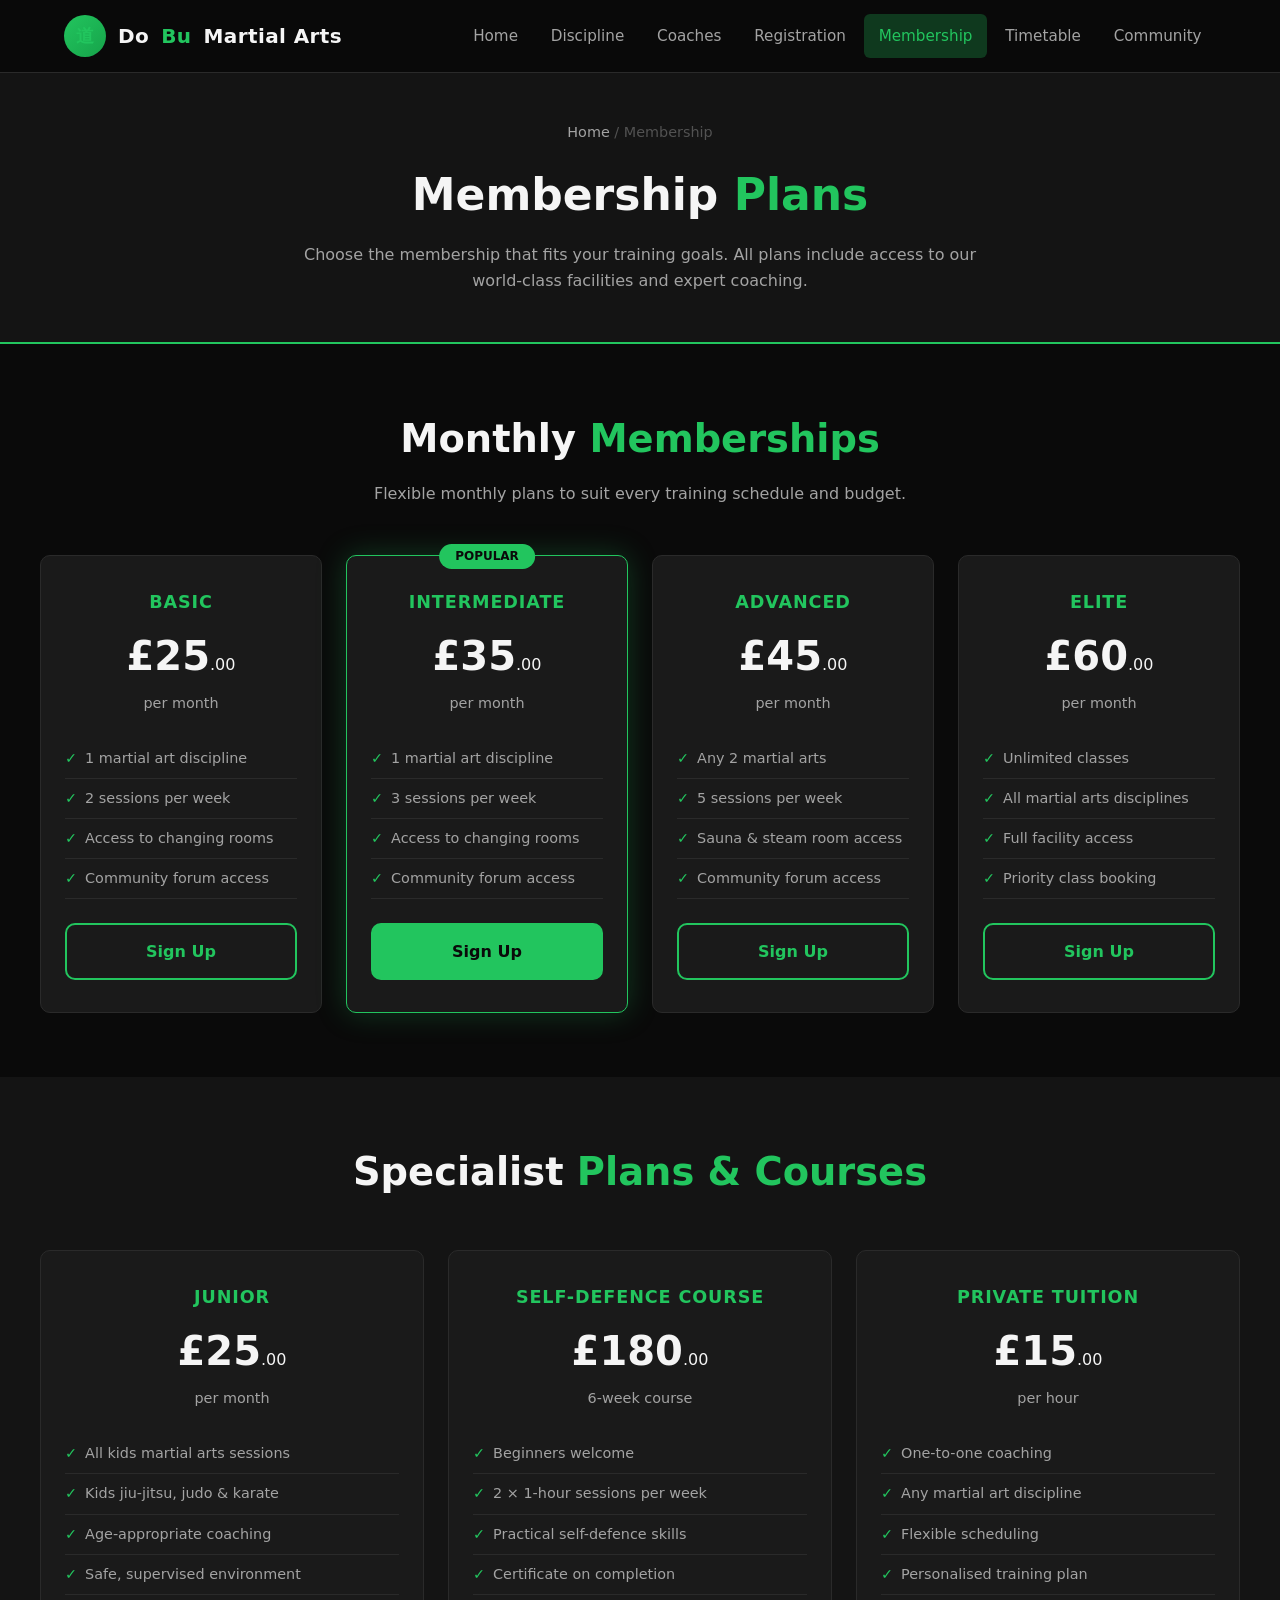
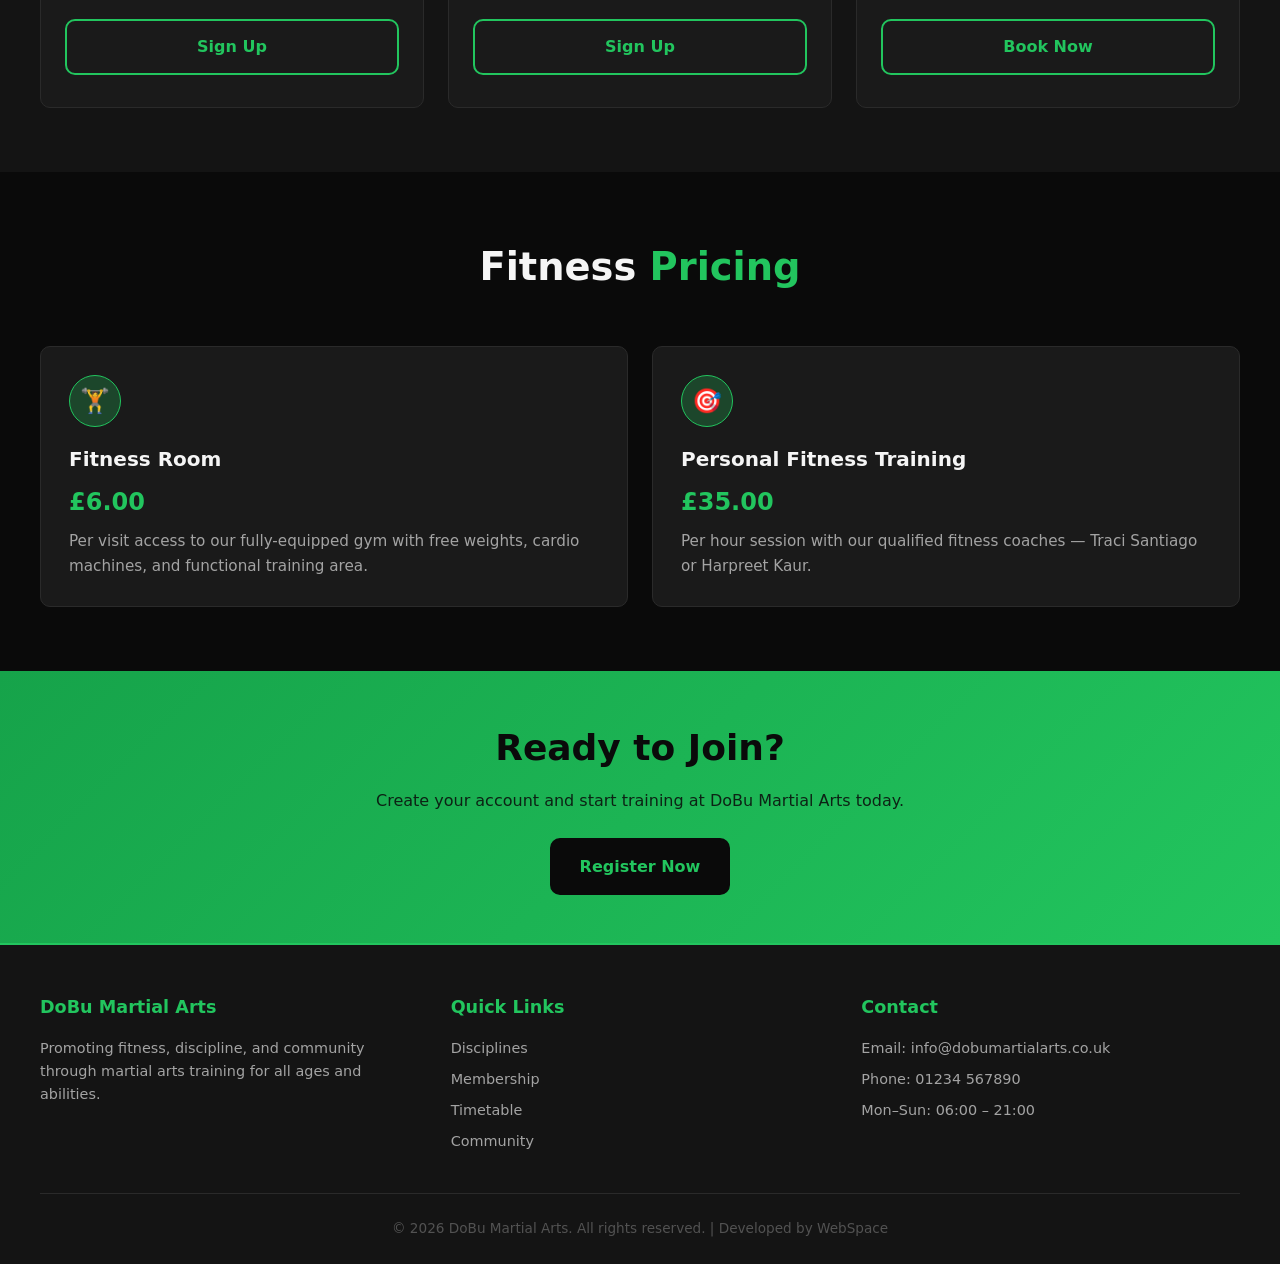
<file: membership.html>
<!DOCTYPE html>
<html lang="en">
<head>
  <meta charset="UTF-8">
  <meta name="viewport" content="width=device-width, initial-scale=1.0">
  <meta name="description" content="DoBu Martial Arts membership plans and pricing — Basic, Intermediate, Advanced, Elite and Junior memberships.">
  <title>DoBu Martial Arts | Membership</title>
  <link rel="stylesheet" href="css/styles.css">
</head>
<body>
  <a href="#main-content" class="skip-link">Skip to main content</a>

  <header class="site-header">
    <div class="nav-container">
      <a href="index.html" class="logo" aria-label="DoBu Martial Arts Home">
        <span class="logo-icon" aria-hidden="true">道</span>
        Do<span>Bu</span> Martial Arts
      </a>
      <button class="nav-toggle" aria-label="Toggle navigation menu" aria-expanded="false">☰</button>
      <nav class="main-nav" aria-label="Main navigation">
        <ul>
          <li><a href="index.html">Home</a></li>
          <li><a href="discipline.html">Discipline</a></li>
          <li><a href="coaches.html">Coaches</a></li>
          <li><a href="registration.html">Registration</a></li>
          <li><a href="membership.html">Membership</a></li>
          <li><a href="timetable.html">Timetable</a></li>
          <li><a href="community.html">Community</a></li>
        </ul>
      </nav>
    </div>
  </header>

  <main id="main-content">
    <div class="page-header">
      <nav class="breadcrumb" aria-label="Breadcrumb">
        <a href="index.html">Home</a> / Membership
      </nav>
      <h1>Membership <span>Plans</span></h1>
      <p>Choose the membership that fits your training goals. All plans include access to our world-class facilities and expert coaching.</p>
    </div>

    <section aria-labelledby="monthly-plans">
      <div class="section-inner">
        <div class="section-header">
          <h2 id="monthly-plans">Monthly <span>Memberships</span></h2>
          <p>Flexible monthly plans to suit every training schedule and budget.</p>
        </div>
        <div class="pricing-grid">
          <article class="price-card">
            <p class="price-tier">Basic</p>
            <p class="price-amount">£25<span style="font-size:1rem;font-weight:400;">.00</span></p>
            <p class="price-period">per month</p>
            <ul class="price-features">
              <li>1 martial art discipline</li>
              <li>2 sessions per week</li>
              <li>Access to changing rooms</li>
              <li>Community forum access</li>
            </ul>
            <a href="registration.html" class="btn btn-outline" style="width:100%;">Sign Up</a>
          </article>

          <article class="price-card featured">
            <p class="price-tier">Intermediate</p>
            <p class="price-amount">£35<span style="font-size:1rem;font-weight:400;">.00</span></p>
            <p class="price-period">per month</p>
            <ul class="price-features">
              <li>1 martial art discipline</li>
              <li>3 sessions per week</li>
              <li>Access to changing rooms</li>
              <li>Community forum access</li>
            </ul>
            <a href="registration.html" class="btn btn-primary" style="width:100%;">Sign Up</a>
          </article>

          <article class="price-card">
            <p class="price-tier">Advanced</p>
            <p class="price-amount">£45<span style="font-size:1rem;font-weight:400;">.00</span></p>
            <p class="price-period">per month</p>
            <ul class="price-features">
              <li>Any 2 martial arts</li>
              <li>5 sessions per week</li>
              <li>Sauna &amp; steam room access</li>
              <li>Community forum access</li>
            </ul>
            <a href="registration.html" class="btn btn-outline" style="width:100%;">Sign Up</a>
          </article>

          <article class="price-card">
            <p class="price-tier">Elite</p>
            <p class="price-amount">£60<span style="font-size:1rem;font-weight:400;">.00</span></p>
            <p class="price-period">per month</p>
            <ul class="price-features">
              <li>Unlimited classes</li>
              <li>All martial arts disciplines</li>
              <li>Full facility access</li>
              <li>Priority class booking</li>
            </ul>
            <a href="registration.html" class="btn btn-outline" style="width:100%;">Sign Up</a>
          </article>
        </div>
      </div>
    </section>

    <section class="section-alt" aria-labelledby="special-plans">
      <div class="section-inner">
        <div class="section-header">
          <h2 id="special-plans">Specialist <span>Plans &amp; Courses</span></h2>
        </div>
        <div class="pricing-grid">
          <article class="price-card">
            <p class="price-tier">Junior</p>
            <p class="price-amount">£25<span style="font-size:1rem;font-weight:400;">.00</span></p>
            <p class="price-period">per month</p>
            <ul class="price-features">
              <li>All kids martial arts sessions</li>
              <li>Kids jiu-jitsu, judo &amp; karate</li>
              <li>Age-appropriate coaching</li>
              <li>Safe, supervised environment</li>
            </ul>
            <a href="registration.html" class="btn btn-outline" style="width:100%;">Sign Up</a>
          </article>

          <article class="price-card">
            <p class="price-tier">Self-Defence Course</p>
            <p class="price-amount">£180<span style="font-size:1rem;font-weight:400;">.00</span></p>
            <p class="price-period">6-week course</p>
            <ul class="price-features">
              <li>Beginners welcome</li>
              <li>2 × 1-hour sessions per week</li>
              <li>Practical self-defence skills</li>
              <li>Certificate on completion</li>
            </ul>
            <a href="registration.html" class="btn btn-outline" style="width:100%;">Sign Up</a>
          </article>

          <article class="price-card">
            <p class="price-tier">Private Tuition</p>
            <p class="price-amount">£15<span style="font-size:1rem;font-weight:400;">.00</span></p>
            <p class="price-period">per hour</p>
            <ul class="price-features">
              <li>One-to-one coaching</li>
              <li>Any martial art discipline</li>
              <li>Flexible scheduling</li>
              <li>Personalised training plan</li>
            </ul>
            <a href="registration.html" class="btn btn-outline" style="width:100%;">Book Now</a>
          </article>
        </div>
      </div>
    </section>

    <section aria-labelledby="fitness-pricing">
      <div class="section-inner">
        <div class="section-header">
          <h2 id="fitness-pricing">Fitness <span>Pricing</span></h2>
        </div>
        <div class="card-grid">
          <article class="card">
            <div class="card-icon" aria-hidden="true">🏋️</div>
            <h3>Fitness Room</h3>
            <p style="font-size:1.5rem;font-weight:800;color:var(--green);margin:0.5rem 0;">£6.00</p>
            <p>Per visit access to our fully-equipped gym with free weights, cardio machines, and functional training area.</p>
          </article>
          <article class="card">
            <div class="card-icon" aria-hidden="true">🎯</div>
            <h3>Personal Fitness Training</h3>
            <p style="font-size:1.5rem;font-weight:800;color:var(--green);margin:0.5rem 0;">£35.00</p>
            <p>Per hour session with our qualified fitness coaches — Traci Santiago or Harpreet Kaur.</p>
          </article>
        </div>
      </div>
    </section>

    <div class="cta-banner">
      <h2>Ready to Join?</h2>
      <p>Create your account and start training at DoBu Martial Arts today.</p>
      <a href="registration.html" class="btn btn-primary">Register Now</a>
    </div>
  </main>

  <footer class="site-footer">
    <div class="footer-inner">
      <div class="footer-grid">
        <div class="footer-col">
          <h4>DoBu Martial Arts</h4>
          <p>Promoting fitness, discipline, and community through martial arts training for all ages and abilities.</p>
        </div>
        <div class="footer-col">
          <h4>Quick Links</h4>
          <ul>
            <li><a href="discipline.html">Disciplines</a></li>
            <li><a href="membership.html">Membership</a></li>
            <li><a href="timetable.html">Timetable</a></li>
            <li><a href="community.html">Community</a></li>
          </ul>
        </div>
        <div class="footer-col">
          <h4>Contact</h4>
          <ul>
            <li>Email: info@dobumartialarts.co.uk</li>
            <li>Phone: 01234 567890</li>
            <li>Mon–Sun: 06:00 – 21:00</li>
          </ul>
        </div>
      </div>
      <div class="footer-bottom">
        <p>&copy; 2026 DoBu Martial Arts. All rights reserved. | Developed by WebSpace</p>
      </div>
    </div>
  </footer>

  <script src="js/main.js"></script>
</body>
</html>
</file>
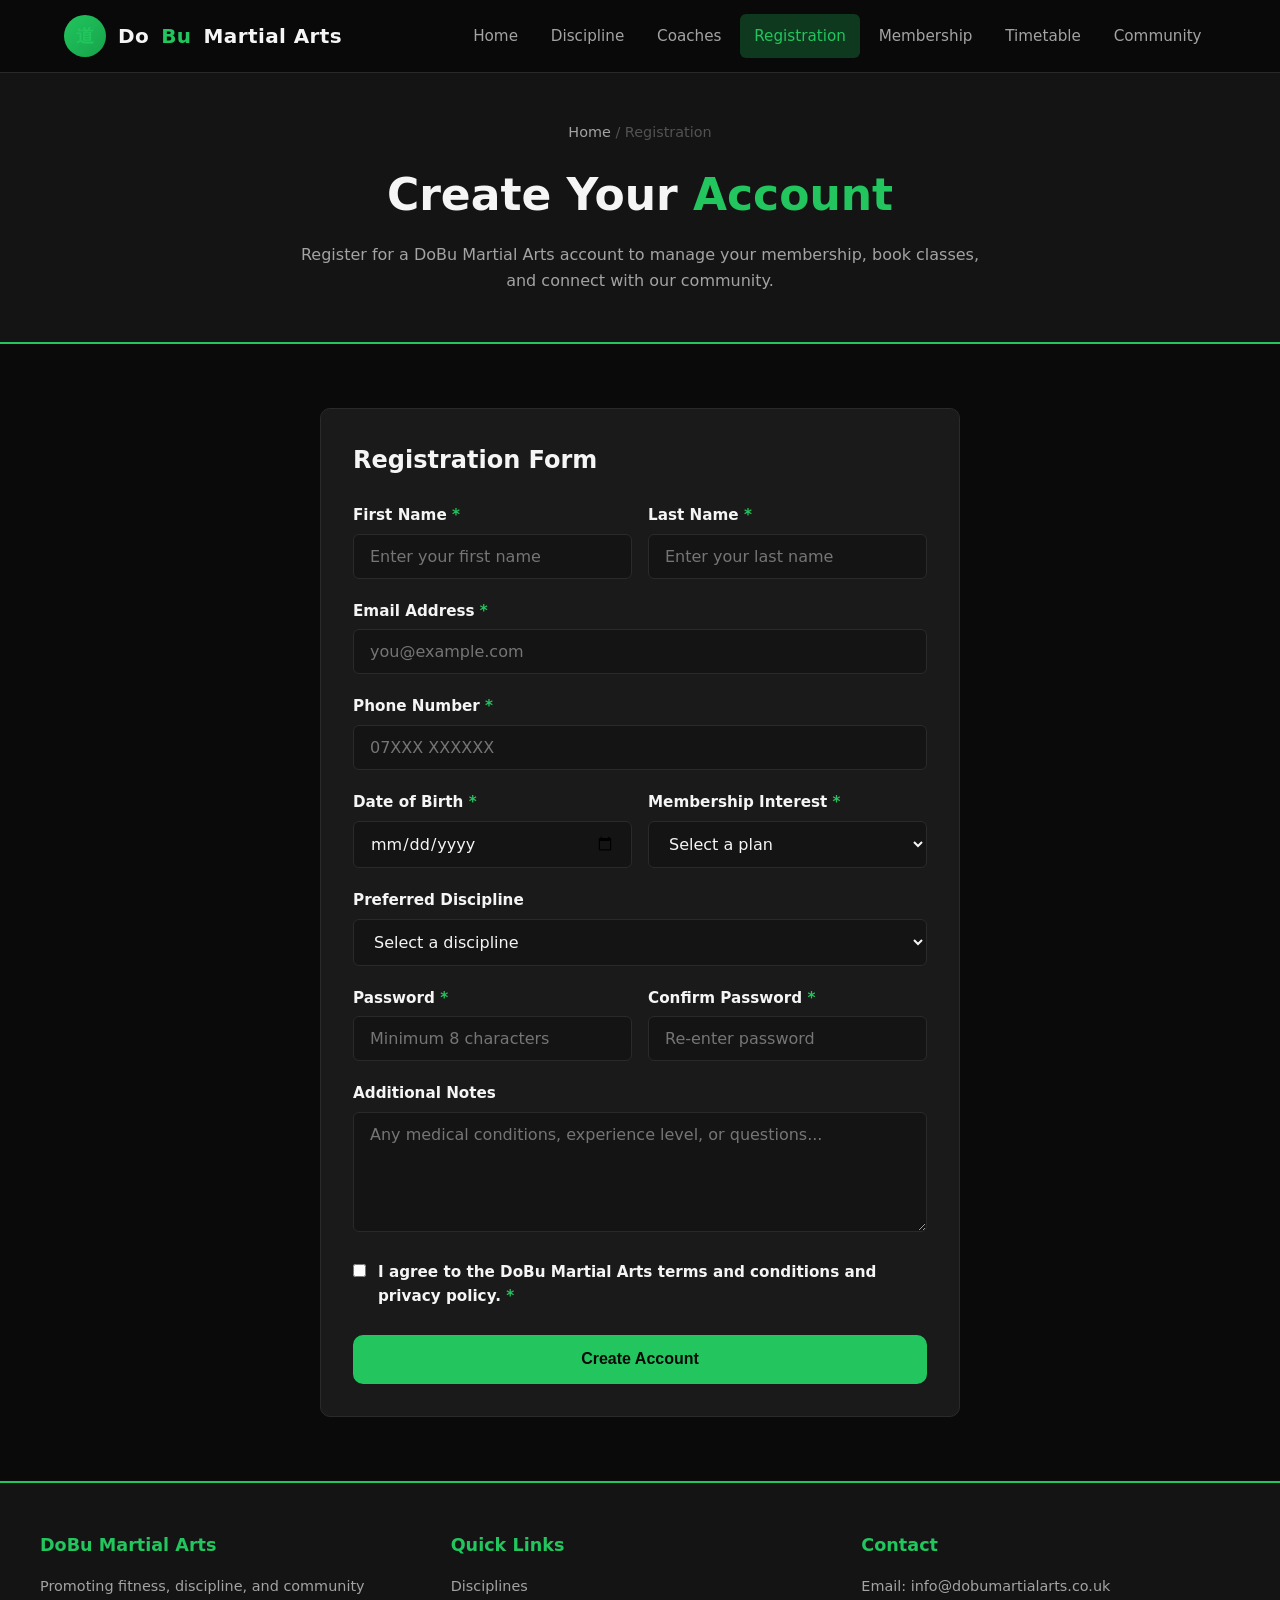
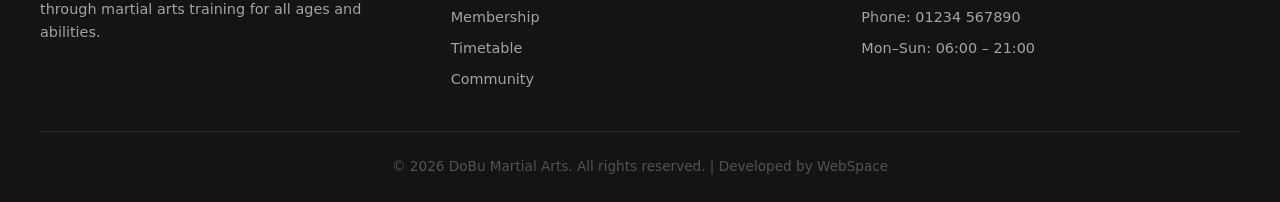
<file: registration.html>
<!DOCTYPE html>
<html lang="en">
<head>
  <meta charset="UTF-8">
  <meta name="viewport" content="width=device-width, initial-scale=1.0">
  <meta name="description" content="Create your DoBu Martial Arts account to manage memberships, book classes and join our community.">
  <title>DoBu Martial Arts | Registration</title>
  <link rel="stylesheet" href="css/styles.css">
</head>
<body>
  <a href="#main-content" class="skip-link">Skip to main content</a>

  <header class="site-header">
    <div class="nav-container">
      <a href="index.html" class="logo" aria-label="DoBu Martial Arts Home">
        <span class="logo-icon" aria-hidden="true">道</span>
        Do<span>Bu</span> Martial Arts
      </a>
      <button class="nav-toggle" aria-label="Toggle navigation menu" aria-expanded="false">☰</button>
      <nav class="main-nav" aria-label="Main navigation">
        <ul>
          <li><a href="index.html">Home</a></li>
          <li><a href="discipline.html">Discipline</a></li>
          <li><a href="coaches.html">Coaches</a></li>
          <li><a href="registration.html">Registration</a></li>
          <li><a href="membership.html">Membership</a></li>
          <li><a href="timetable.html">Timetable</a></li>
          <li><a href="community.html">Community</a></li>
        </ul>
      </nav>
    </div>
  </header>

  <main id="main-content">
    <div class="page-header">
      <nav class="breadcrumb" aria-label="Breadcrumb">
        <a href="index.html">Home</a> / Registration
      </nav>
      <h1>Create Your <span>Account</span></h1>
      <p>Register for a DoBu Martial Arts account to manage your membership, book classes, and connect with our community.</p>
    </div>

    <section aria-labelledby="registration-form-heading">
      <div class="section-inner">
        <div id="form-success" class="form-success" role="alert"></div>
        <form id="registration-form" class="form-container" novalidate aria-labelledby="registration-form-heading">
          <h2 id="registration-form-heading" style="margin-bottom:1.5rem;font-size:1.5rem;">Registration Form</h2>

          <div class="form-row">
            <div class="form-group">
              <label for="first-name">First Name <span class="required">*</span></label>
              <input type="text" id="first-name" name="first-name" required autocomplete="given-name" placeholder="Enter your first name">
              <span class="form-error" role="alert"></span>
            </div>
            <div class="form-group">
              <label for="last-name">Last Name <span class="required">*</span></label>
              <input type="text" id="last-name" name="last-name" required autocomplete="family-name" placeholder="Enter your last name">
              <span class="form-error" role="alert"></span>
            </div>
          </div>

          <div class="form-group">
            <label for="email">Email Address <span class="required">*</span></label>
            <input type="email" id="email" name="email" required autocomplete="email" placeholder="you@example.com">
            <span class="form-error" role="alert"></span>
          </div>

          <div class="form-group">
            <label for="phone">Phone Number <span class="required">*</span></label>
            <input type="tel" id="phone" name="phone" required autocomplete="tel" placeholder="07XXX XXXXXX">
            <span class="form-error" role="alert"></span>
          </div>

          <div class="form-row">
            <div class="form-group">
              <label for="dob">Date of Birth <span class="required">*</span></label>
              <input type="date" id="dob" name="dob" required>
              <span class="form-error" role="alert"></span>
            </div>
            <div class="form-group">
              <label for="membership-type">Membership Interest <span class="required">*</span></label>
              <select id="membership-type" name="membership-type" required>
                <option value="">Select a plan</option>
                <option value="basic">Basic — £25/month</option>
                <option value="intermediate">Intermediate — £35/month</option>
                <option value="advanced">Advanced — £45/month</option>
                <option value="elite">Elite — £60/month</option>
                <option value="junior">Junior — £25/month</option>
                <option value="self-defence">Self-Defence Course — £180</option>
              </select>
              <span class="form-error" role="alert"></span>
            </div>
          </div>

          <div class="form-group">
            <label for="discipline-interest">Preferred Discipline</label>
            <select id="discipline-interest" name="discipline-interest">
              <option value="">Select a discipline</option>
              <option value="jiu-jitsu">Jiu-Jitsu</option>
              <option value="karate">Karate</option>
              <option value="judo">Judo</option>
              <option value="muay-thai">Muay Thai</option>
              <option value="fitness">Fitness Training</option>
              <option value="self-defence">Self-Defence</option>
            </select>
          </div>

          <div class="form-row">
            <div class="form-group">
              <label for="password">Password <span class="required">*</span></label>
              <input type="password" id="password" name="password" required autocomplete="new-password" minlength="8" placeholder="Minimum 8 characters">
              <span class="form-error" role="alert"></span>
            </div>
            <div class="form-group">
              <label for="confirm-password">Confirm Password <span class="required">*</span></label>
              <input type="password" id="confirm-password" name="confirm-password" required autocomplete="new-password" placeholder="Re-enter password">
              <span class="form-error" role="alert"></span>
            </div>
          </div>

          <div class="form-group">
            <label for="notes">Additional Notes</label>
            <textarea id="notes" name="notes" placeholder="Any medical conditions, experience level, or questions..."></textarea>
          </div>

          <div class="form-group">
            <div class="checkbox-group">
              <input type="checkbox" id="terms" name="terms" required>
              <label for="terms">I agree to the DoBu Martial Arts terms and conditions and privacy policy. <span class="required">*</span></label>
            </div>
            <span class="form-error" role="alert"></span>
          </div>

          <button type="submit" class="btn btn-primary" style="width:100%;">Create Account</button>
        </form>
      </div>
    </section>
  </main>

  <footer class="site-footer">
    <div class="footer-inner">
      <div class="footer-grid">
        <div class="footer-col">
          <h4>DoBu Martial Arts</h4>
          <p>Promoting fitness, discipline, and community through martial arts training for all ages and abilities.</p>
        </div>
        <div class="footer-col">
          <h4>Quick Links</h4>
          <ul>
            <li><a href="discipline.html">Disciplines</a></li>
            <li><a href="membership.html">Membership</a></li>
            <li><a href="timetable.html">Timetable</a></li>
            <li><a href="community.html">Community</a></li>
          </ul>
        </div>
        <div class="footer-col">
          <h4>Contact</h4>
          <ul>
            <li>Email: info@dobumartialarts.co.uk</li>
            <li>Phone: 01234 567890</li>
            <li>Mon–Sun: 06:00 – 21:00</li>
          </ul>
        </div>
      </div>
      <div class="footer-bottom">
        <p>&copy; 2026 DoBu Martial Arts. All rights reserved. | Developed by WebSpace</p>
      </div>
    </div>
  </footer>

  <script src="js/main.js"></script>
</body>
</html>
</file>
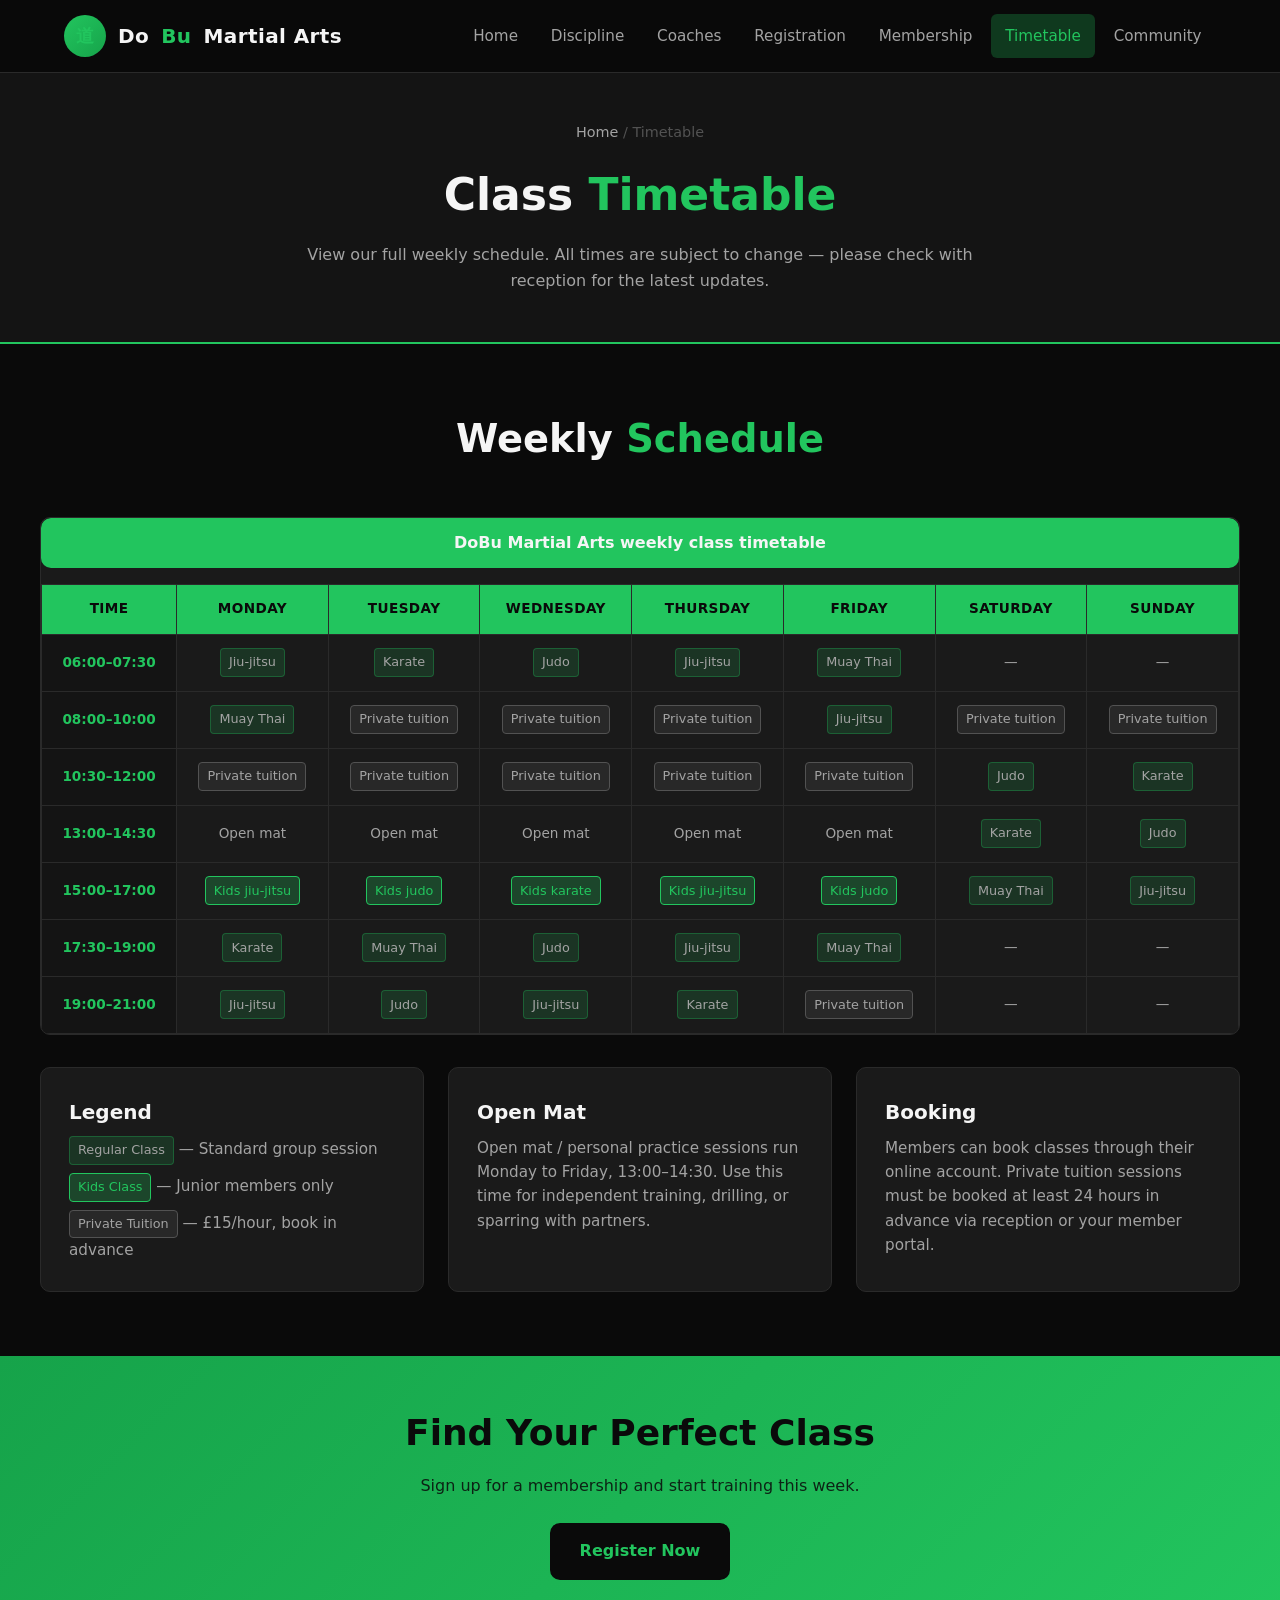
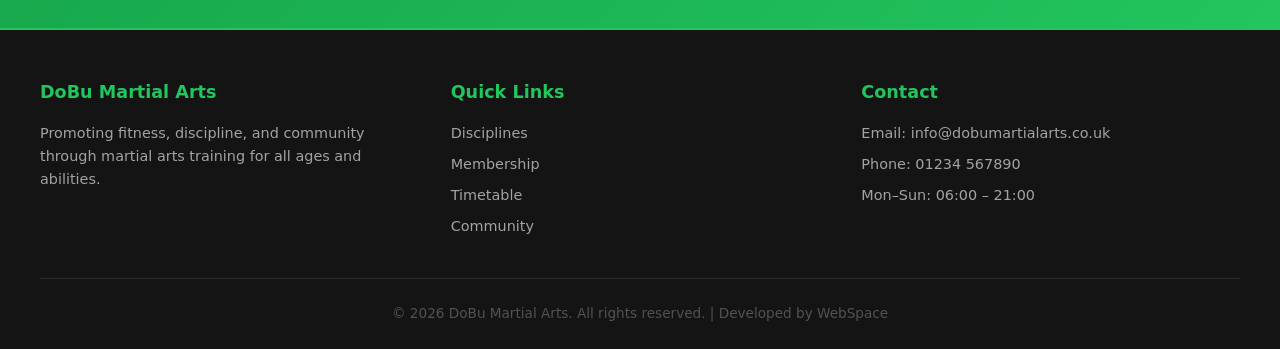
<file: timetable.html>
<!DOCTYPE html>
<html lang="en">
<head>
  <meta charset="UTF-8">
  <meta name="viewport" content="width=device-width, initial-scale=1.0">
  <meta name="description" content="DoBu Martial Arts weekly class timetable — Jiu-jitsu, Karate, Judo, Muay Thai and private tuition sessions.">
  <title>DoBu Martial Arts | Timetable</title>
  <link rel="stylesheet" href="css/styles.css">
</head>
<body>
  <a href="#main-content" class="skip-link">Skip to main content</a>

  <header class="site-header">
    <div class="nav-container">
      <a href="index.html" class="logo" aria-label="DoBu Martial Arts Home">
        <span class="logo-icon" aria-hidden="true">道</span>
        Do<span>Bu</span> Martial Arts
      </a>
      <button class="nav-toggle" aria-label="Toggle navigation menu" aria-expanded="false">☰</button>
      <nav class="main-nav" aria-label="Main navigation">
        <ul>
          <li><a href="index.html">Home</a></li>
          <li><a href="discipline.html">Discipline</a></li>
          <li><a href="coaches.html">Coaches</a></li>
          <li><a href="registration.html">Registration</a></li>
          <li><a href="membership.html">Membership</a></li>
          <li><a href="timetable.html">Timetable</a></li>
          <li><a href="community.html">Community</a></li>
        </ul>
      </nav>
    </div>
  </header>

  <main id="main-content">
    <div class="page-header">
      <nav class="breadcrumb" aria-label="Breadcrumb">
        <a href="index.html">Home</a> / Timetable
      </nav>
      <h1>Class <span>Timetable</span></h1>
      <p>View our full weekly schedule. All times are subject to change — please check with reception for the latest updates.</p>
    </div>

    <section aria-labelledby="weekly-timetable">
      <div class="section-inner">
        <div class="section-header">
          <h2 id="weekly-timetable">Weekly <span>Schedule</span></h2>
        </div>
        <div class="timetable-wrapper">
          <table class="timetable">
            <caption class="skip-link" style="position:static;color:var(--white);margin-bottom:1rem;">DoBu Martial Arts weekly class timetable</caption>
            <thead>
              <tr>
                <th scope="col">Time</th>
                <th scope="col">Monday</th>
                <th scope="col">Tuesday</th>
                <th scope="col">Wednesday</th>
                <th scope="col">Thursday</th>
                <th scope="col">Friday</th>
                <th scope="col">Saturday</th>
                <th scope="col">Sunday</th>
              </tr>
            </thead>
            <tbody>
              <tr>
                <td>06:00–07:30</td>
                <td><span class="class-tag">Jiu-jitsu</span></td>
                <td><span class="class-tag">Karate</span></td>
                <td><span class="class-tag">Judo</span></td>
                <td><span class="class-tag">Jiu-jitsu</span></td>
                <td><span class="class-tag">Muay Thai</span></td>
                <td>—</td>
                <td>—</td>
              </tr>
              <tr>
                <td>08:00–10:00</td>
                <td><span class="class-tag">Muay Thai</span></td>
                <td><span class="class-tag class-private">Private tuition</span></td>
                <td><span class="class-tag class-private">Private tuition</span></td>
                <td><span class="class-tag class-private">Private tuition</span></td>
                <td><span class="class-tag">Jiu-jitsu</span></td>
                <td><span class="class-tag class-private">Private tuition</span></td>
                <td><span class="class-tag class-private">Private tuition</span></td>
              </tr>
              <tr>
                <td>10:30–12:00</td>
                <td><span class="class-tag class-private">Private tuition</span></td>
                <td><span class="class-tag class-private">Private tuition</span></td>
                <td><span class="class-tag class-private">Private tuition</span></td>
                <td><span class="class-tag class-private">Private tuition</span></td>
                <td><span class="class-tag class-private">Private tuition</span></td>
                <td><span class="class-tag">Judo</span></td>
                <td><span class="class-tag">Karate</span></td>
              </tr>
              <tr>
                <td>13:00–14:30</td>
                <td>Open mat</td>
                <td>Open mat</td>
                <td>Open mat</td>
                <td>Open mat</td>
                <td>Open mat</td>
                <td><span class="class-tag">Karate</span></td>
                <td><span class="class-tag">Judo</span></td>
              </tr>
              <tr>
                <td>15:00–17:00</td>
                <td><span class="class-tag class-kids">Kids jiu-jitsu</span></td>
                <td><span class="class-tag class-kids">Kids judo</span></td>
                <td><span class="class-tag class-kids">Kids karate</span></td>
                <td><span class="class-tag class-kids">Kids jiu-jitsu</span></td>
                <td><span class="class-tag class-kids">Kids judo</span></td>
                <td><span class="class-tag">Muay Thai</span></td>
                <td><span class="class-tag">Jiu-jitsu</span></td>
              </tr>
              <tr>
                <td>17:30–19:00</td>
                <td><span class="class-tag">Karate</span></td>
                <td><span class="class-tag">Muay Thai</span></td>
                <td><span class="class-tag">Judo</span></td>
                <td><span class="class-tag">Jiu-jitsu</span></td>
                <td><span class="class-tag">Muay Thai</span></td>
                <td>—</td>
                <td>—</td>
              </tr>
              <tr>
                <td>19:00–21:00</td>
                <td><span class="class-tag">Jiu-jitsu</span></td>
                <td><span class="class-tag">Judo</span></td>
                <td><span class="class-tag">Jiu-jitsu</span></td>
                <td><span class="class-tag">Karate</span></td>
                <td><span class="class-tag class-private">Private tuition</span></td>
                <td>—</td>
                <td>—</td>
              </tr>
            </tbody>
          </table>
        </div>

        <div class="card-grid" style="margin-top:2rem;">
          <article class="card">
            <h3>Legend</h3>
            <p><span class="class-tag">Regular Class</span> — Standard group session</p>
            <p style="margin-top:0.5rem;"><span class="class-tag class-kids">Kids Class</span> — Junior members only</p>
            <p style="margin-top:0.5rem;"><span class="class-tag class-private">Private Tuition</span> — £15/hour, book in advance</p>
          </article>
          <article class="card">
            <h3>Open Mat</h3>
            <p>Open mat / personal practice sessions run Monday to Friday, 13:00–14:30. Use this time for independent training, drilling, or sparring with partners.</p>
          </article>
          <article class="card">
            <h3>Booking</h3>
            <p>Members can book classes through their online account. Private tuition sessions must be booked at least 24 hours in advance via reception or your member portal.</p>
          </article>
        </div>
      </div>
    </section>

    <div class="cta-banner">
      <h2>Find Your Perfect Class</h2>
      <p>Sign up for a membership and start training this week.</p>
      <a href="registration.html" class="btn btn-primary">Register Now</a>
    </div>
  </main>

  <footer class="site-footer">
    <div class="footer-inner">
      <div class="footer-grid">
        <div class="footer-col">
          <h4>DoBu Martial Arts</h4>
          <p>Promoting fitness, discipline, and community through martial arts training for all ages and abilities.</p>
        </div>
        <div class="footer-col">
          <h4>Quick Links</h4>
          <ul>
            <li><a href="discipline.html">Disciplines</a></li>
            <li><a href="membership.html">Membership</a></li>
            <li><a href="timetable.html">Timetable</a></li>
            <li><a href="community.html">Community</a></li>
          </ul>
        </div>
        <div class="footer-col">
          <h4>Contact</h4>
          <ul>
            <li>Email: info@dobumartialarts.co.uk</li>
            <li>Phone: 01234 567890</li>
            <li>Mon–Sun: 06:00 – 21:00</li>
          </ul>
        </div>
      </div>
      <div class="footer-bottom">
        <p>&copy; 2026 DoBu Martial Arts. All rights reserved. | Developed by WebSpace</p>
      </div>
    </div>
  </footer>

  <script src="js/main.js"></script>
</body>
</html>
</file>
<file: css/styles.css>
/* DoBu Martial Arts — Black & Green Theme */
:root {
  --black: #0a0a0a;
  --black-soft: #141414;
  --black-card: #1a1a1a;
  --green: #22c55e;
  --green-dark: #16a34a;
  --green-glow: rgba(34, 197, 94, 0.25);
  --white: #f5f5f5;
  --gray: #a3a3a3;
  --gray-dark: #525252;
  --border: #2a2a2a;
  --font: "Segoe UI", system-ui, -apple-system, sans-serif;
  --max-width: 1200px;
  --radius: 10px;
  --transition: 0.25s ease;
}

*,
*::before,
*::after {
  box-sizing: border-box;
  margin: 0;
  padding: 0;
}

html {
  scroll-behavior: smooth;
}

body {
  font-family: var(--font);
  background: var(--black);
  color: var(--white);
  line-height: 1.6;
  min-height: 100vh;
}

img {
  max-width: 100%;
  display: block;
}

a {
  color: var(--green);
  text-decoration: none;
  transition: color var(--transition);
}

a:hover,
a:focus-visible {
  color: var(--green-dark);
}

ul {
  list-style: none;
}

.skip-link {
  position: absolute;
  top: -100%;
  left: 1rem;
  background: var(--green);
  color: var(--black);
  padding: 0.75rem 1.25rem;
  border-radius: var(--radius);
  font-weight: 700;
  z-index: 9999;
}

.skip-link:focus {
  top: 1rem;
}

/* Header & Navigation */
.site-header {
  position: sticky;
  top: 0;
  z-index: 1000;
  background: rgba(10, 10, 10, 0.95);
  backdrop-filter: blur(10px);
  border-bottom: 1px solid var(--border);
}

.nav-container {
  max-width: var(--max-width);
  margin: 0 auto;
  padding: 0 1.5rem;
  display: flex;
  align-items: center;
  justify-content: space-between;
  min-height: 72px;
}

.logo {
  display: flex;
  align-items: center;
  gap: 0.75rem;
  font-weight: 800;
  font-size: 1.25rem;
  color: var(--white);
  letter-spacing: 0.02em;
}

.logo-icon {
  width: 42px;
  height: 42px;
  background: linear-gradient(135deg, var(--green), var(--green-dark));
  border-radius: 50%;
  display: grid;
  place-items: center;
  font-size: 1.1rem;
  color: var(--black);
  font-weight: 900;
}

.logo span {
  color: var(--green);
}

.nav-toggle {
  display: none;
  background: none;
  border: 2px solid var(--green);
  color: var(--green);
  padding: 0.4rem 0.75rem;
  border-radius: 6px;
  cursor: pointer;
  font-size: 1.25rem;
}

.main-nav ul {
  display: flex;
  gap: 0.25rem;
  flex-wrap: wrap;
}

.main-nav a {
  display: block;
  padding: 0.6rem 0.9rem;
  color: var(--gray);
  font-weight: 500;
  font-size: 0.95rem;
  border-radius: 6px;
  transition: all var(--transition);
}

.main-nav a:hover,
.main-nav a:focus-visible,
.main-nav a.active {
  color: var(--green);
  background: var(--green-glow);
}

/* Hero */
.hero {
  position: relative;
  min-height: 520px;
  display: flex;
  align-items: center;
  background:
    linear-gradient(135deg, rgba(10, 10, 10, 0.92) 0%, rgba(10, 10, 10, 0.75) 50%, rgba(22, 163, 74, 0.15) 100%),
    repeating-linear-gradient(
      45deg,
      transparent,
      transparent 20px,
      rgba(34, 197, 94, 0.03) 20px,
      rgba(34, 197, 94, 0.03) 40px
    );
  border-bottom: 3px solid var(--green);
}

.hero-content {
  max-width: var(--max-width);
  margin: 0 auto;
  padding: 4rem 1.5rem;
  width: 100%;
}

.hero-badge {
  display: inline-block;
  background: var(--green-glow);
  border: 1px solid var(--green);
  color: var(--green);
  padding: 0.35rem 1rem;
  border-radius: 999px;
  font-size: 0.85rem;
  font-weight: 600;
  margin-bottom: 1.25rem;
  text-transform: uppercase;
  letter-spacing: 0.08em;
}

.hero h1 {
  font-size: clamp(2.2rem, 5vw, 3.5rem);
  line-height: 1.15;
  margin-bottom: 1rem;
  font-weight: 800;
}

.hero h1 span {
  color: var(--green);
}

.hero p {
  font-size: 1.15rem;
  color: var(--gray);
  max-width: 600px;
  margin-bottom: 2rem;
}

.hero-buttons {
  display: flex;
  gap: 1rem;
  flex-wrap: wrap;
}

/* Buttons */
.btn {
  display: inline-flex;
  align-items: center;
  justify-content: center;
  gap: 0.5rem;
  padding: 0.85rem 1.75rem;
  border-radius: var(--radius);
  font-weight: 600;
  font-size: 1rem;
  cursor: pointer;
  border: 2px solid transparent;
  transition: all var(--transition);
  text-align: center;
}

.btn-primary {
  background: var(--green);
  color: var(--black);
  border-color: var(--green);
}

.btn-primary:hover,
.btn-primary:focus-visible {
  background: var(--green-dark);
  border-color: var(--green-dark);
  color: var(--black);
  transform: translateY(-2px);
  box-shadow: 0 8px 24px var(--green-glow);
}

.btn-outline {
  background: transparent;
  color: var(--green);
  border-color: var(--green);
}

.btn-outline:hover,
.btn-outline:focus-visible {
  background: var(--green-glow);
  color: var(--green);
  transform: translateY(-2px);
}

/* Sections */
section {
  padding: 4rem 1.5rem;
}

.section-inner {
  max-width: var(--max-width);
  margin: 0 auto;
}

.section-header {
  text-align: center;
  margin-bottom: 3rem;
}

.section-header h2 {
  font-size: clamp(1.75rem, 3vw, 2.5rem);
  margin-bottom: 0.75rem;
  font-weight: 800;
}

.section-header h2 span {
  color: var(--green);
}

.section-header p {
  color: var(--gray);
  max-width: 650px;
  margin: 0 auto;
}

.section-alt {
  background: var(--black-soft);
}

/* Cards */
.card-grid {
  display: grid;
  grid-template-columns: repeat(auto-fit, minmax(280px, 1fr));
  gap: 1.5rem;
}

.card {
  background: var(--black-card);
  border: 1px solid var(--border);
  border-radius: var(--radius);
  padding: 1.75rem;
  transition: all var(--transition);
}

.card:hover {
  border-color: var(--green);
  transform: translateY(-4px);
  box-shadow: 0 12px 32px rgba(0, 0, 0, 0.4);
}

.card-icon {
  width: 52px;
  height: 52px;
  background: var(--green-glow);
  border: 1px solid var(--green);
  border-radius: 50%;
  display: grid;
  place-items: center;
  font-size: 1.5rem;
  margin-bottom: 1rem;
}

.card h3 {
  font-size: 1.25rem;
  margin-bottom: 0.5rem;
  color: var(--white);
}

.card p {
  color: var(--gray);
  font-size: 0.95rem;
}

/* Stats */
.stats-grid {
  display: grid;
  grid-template-columns: repeat(auto-fit, minmax(180px, 1fr));
  gap: 1.5rem;
  text-align: center;
}

.stat-item {
  padding: 1.5rem;
  background: var(--black-card);
  border: 1px solid var(--border);
  border-radius: var(--radius);
}

.stat-number {
  font-size: 2.5rem;
  font-weight: 800;
  color: var(--green);
  line-height: 1;
  margin-bottom: 0.5rem;
}

.stat-label {
  color: var(--gray);
  font-size: 0.9rem;
}

/* Page Header */
.page-header {
  background: var(--black-soft);
  border-bottom: 2px solid var(--green);
  padding: 3rem 1.5rem;
  text-align: center;
}

.page-header h1 {
  font-size: clamp(2rem, 4vw, 2.75rem);
  margin-bottom: 0.75rem;
}

.page-header h1 span {
  color: var(--green);
}

.page-header p {
  color: var(--gray);
  max-width: 700px;
  margin: 0 auto;
}

.breadcrumb {
  margin-bottom: 1rem;
  font-size: 0.9rem;
  color: var(--gray-dark);
}

.breadcrumb a {
  color: var(--gray);
}

/* Pricing */
.pricing-grid {
  display: grid;
  grid-template-columns: repeat(auto-fit, minmax(260px, 1fr));
  gap: 1.5rem;
}

.price-card {
  background: var(--black-card);
  border: 1px solid var(--border);
  border-radius: var(--radius);
  padding: 2rem 1.5rem;
  text-align: center;
  position: relative;
  transition: all var(--transition);
}

.price-card.featured {
  border-color: var(--green);
  box-shadow: 0 0 30px var(--green-glow);
}

.price-card.featured::before {
  content: "Popular";
  position: absolute;
  top: -12px;
  left: 50%;
  transform: translateX(-50%);
  background: var(--green);
  color: var(--black);
  padding: 0.2rem 1rem;
  border-radius: 999px;
  font-size: 0.75rem;
  font-weight: 700;
  text-transform: uppercase;
}

.price-card:hover {
  transform: translateY(-4px);
  border-color: var(--green);
}

.price-tier {
  font-size: 1.1rem;
  font-weight: 700;
  color: var(--green);
  margin-bottom: 0.5rem;
  text-transform: uppercase;
  letter-spacing: 0.05em;
}

.price-amount {
  font-size: 2.5rem;
  font-weight: 800;
  margin-bottom: 0.25rem;
}

.price-period {
  color: var(--gray);
  font-size: 0.9rem;
  margin-bottom: 1.5rem;
}

.price-features {
  text-align: left;
  margin-bottom: 1.5rem;
}

.price-features li {
  padding: 0.5rem 0;
  border-bottom: 1px solid var(--border);
  color: var(--gray);
  font-size: 0.9rem;
  display: flex;
  align-items: center;
  gap: 0.5rem;
}

.price-features li::before {
  content: "✓";
  color: var(--green);
  font-weight: 700;
}

/* Timetable */
.timetable-wrapper {
  overflow-x: auto;
  border: 1px solid var(--border);
  border-radius: var(--radius);
  background: var(--black-card);
}

.timetable {
  width: 100%;
  border-collapse: collapse;
  min-width: 900px;
}

.timetable th,
.timetable td {
  padding: 0.85rem 0.75rem;
  text-align: center;
  border: 1px solid var(--border);
  font-size: 0.85rem;
}

.timetable th {
  background: var(--green);
  color: var(--black);
  font-weight: 700;
  text-transform: uppercase;
  letter-spacing: 0.03em;
}

.timetable td:first-child {
  background: var(--black-soft);
  font-weight: 600;
  color: var(--green);
  white-space: nowrap;
}

.timetable td {
  color: var(--gray);
  transition: background var(--transition);
}

.timetable tbody tr:hover td:not(:first-child) {
  background: var(--green-glow);
  color: var(--white);
}

.class-tag {
  display: inline-block;
  padding: 0.2rem 0.5rem;
  border-radius: 4px;
  font-size: 0.8rem;
  background: rgba(34, 197, 94, 0.15);
  border: 1px solid rgba(34, 197, 94, 0.3);
}

.class-kids {
  background: rgba(34, 197, 94, 0.25);
  border-color: var(--green);
  color: var(--green);
}

.class-private {
  background: rgba(163, 163, 163, 0.1);
  border-color: var(--gray-dark);
}

/* Coaches */
.coach-grid {
  display: grid;
  grid-template-columns: repeat(auto-fit, minmax(320px, 1fr));
  gap: 1.5rem;
}

.coach-card {
  background: var(--black-card);
  border: 1px solid var(--border);
  border-radius: var(--radius);
  overflow: hidden;
  transition: all var(--transition);
}

.coach-card:hover {
  border-color: var(--green);
  transform: translateY(-4px);
}

.coach-avatar {
  height: 180px;
  background: linear-gradient(135deg, var(--black-soft), var(--green-glow));
  display: grid;
  place-items: center;
  font-size: 4rem;
  border-bottom: 2px solid var(--green);
}

.coach-info {
  padding: 1.5rem;
}

.coach-info h3 {
  font-size: 1.25rem;
  margin-bottom: 0.25rem;
}

.coach-role {
  color: var(--green);
  font-size: 0.9rem;
  font-weight: 600;
  margin-bottom: 1rem;
}

.coach-credentials {
  display: flex;
  flex-direction: column;
  gap: 0.4rem;
}

.coach-credentials li {
  color: var(--gray);
  font-size: 0.9rem;
  padding-left: 1rem;
  position: relative;
}

.coach-credentials li::before {
  content: "▸";
  position: absolute;
  left: 0;
  color: var(--green);
}

/* Forms */
.form-container {
  max-width: 640px;
  margin: 0 auto;
  background: var(--black-card);
  border: 1px solid var(--border);
  border-radius: var(--radius);
  padding: 2rem;
}

.form-group {
  margin-bottom: 1.25rem;
}

.form-group label {
  display: block;
  margin-bottom: 0.4rem;
  font-weight: 600;
  font-size: 0.95rem;
}

.form-group label .required {
  color: var(--green);
}

.form-group input,
.form-group select,
.form-group textarea {
  width: 100%;
  padding: 0.75rem 1rem;
  background: var(--black-soft);
  border: 1px solid var(--border);
  border-radius: 6px;
  color: var(--white);
  font-family: inherit;
  font-size: 1rem;
  transition: border-color var(--transition);
}

.form-group input:focus,
.form-group select:focus,
.form-group textarea:focus {
  outline: none;
  border-color: var(--green);
  box-shadow: 0 0 0 3px var(--green-glow);
}

.form-group textarea {
  min-height: 120px;
  resize: vertical;
}

.form-row {
  display: grid;
  grid-template-columns: 1fr 1fr;
  gap: 1rem;
}

.form-error {
  color: #ef4444;
  font-size: 0.85rem;
  margin-top: 0.3rem;
  display: none;
}

.form-group.invalid .form-error {
  display: block;
}

.form-group.invalid input,
.form-group.invalid select,
.form-group.invalid textarea {
  border-color: #ef4444;
}

.form-success {
  display: none;
  background: var(--green-glow);
  border: 1px solid var(--green);
  color: var(--green);
  padding: 1rem;
  border-radius: var(--radius);
  margin-bottom: 1.5rem;
  text-align: center;
  font-weight: 600;
}

.form-success.show {
  display: block;
}

.checkbox-group {
  display: flex;
  align-items: flex-start;
  gap: 0.75rem;
}

.checkbox-group input[type="checkbox"] {
  width: auto;
  margin-top: 0.3rem;
  accent-color: var(--green);
}

/* Community */
.community-grid {
  display: grid;
  grid-template-columns: 2fr 1fr;
  gap: 2rem;
}

.forum-section {
  background: var(--black-card);
  border: 1px solid var(--border);
  border-radius: var(--radius);
  padding: 1.5rem;
}

.forum-post {
  padding: 1.25rem;
  border-bottom: 1px solid var(--border);
  transition: background var(--transition);
}

.forum-post:last-child {
  border-bottom: none;
}

.forum-post:hover {
  background: var(--green-glow);
}

.forum-post h4 {
  margin-bottom: 0.35rem;
  font-size: 1.05rem;
}

.forum-meta {
  font-size: 0.8rem;
  color: var(--gray-dark);
  margin-bottom: 0.5rem;
}

.forum-post p {
  color: var(--gray);
  font-size: 0.9rem;
}

.forum-tag {
  display: inline-block;
  background: var(--green-glow);
  color: var(--green);
  padding: 0.15rem 0.6rem;
  border-radius: 999px;
  font-size: 0.75rem;
  font-weight: 600;
  margin-right: 0.5rem;
}

.sidebar-widget {
  background: var(--black-card);
  border: 1px solid var(--border);
  border-radius: var(--radius);
  padding: 1.5rem;
  margin-bottom: 1.5rem;
}

.sidebar-widget h3 {
  font-size: 1.1rem;
  margin-bottom: 1rem;
  padding-bottom: 0.75rem;
  border-bottom: 2px solid var(--green);
}

.social-links {
  display: flex;
  flex-direction: column;
  gap: 0.75rem;
}

.social-link {
  display: flex;
  align-items: center;
  gap: 0.75rem;
  padding: 0.75rem 1rem;
  background: var(--black-soft);
  border: 1px solid var(--border);
  border-radius: 6px;
  color: var(--gray);
  transition: all var(--transition);
}

.social-link:hover {
  border-color: var(--green);
  color: var(--green);
  background: var(--green-glow);
}

.social-icon {
  width: 36px;
  height: 36px;
  background: var(--green);
  color: var(--black);
  border-radius: 50%;
  display: grid;
  place-items: center;
  font-weight: 700;
  font-size: 0.85rem;
}

.event-item {
  padding: 0.75rem 0;
  border-bottom: 1px solid var(--border);
}

.event-item:last-child {
  border-bottom: none;
}

.event-date {
  color: var(--green);
  font-weight: 700;
  font-size: 0.85rem;
}

.event-title {
  font-size: 0.95rem;
  margin-top: 0.25rem;
}

/* Discipline detail */
.discipline-list {
  display: flex;
  flex-direction: column;
  gap: 2rem;
}

.discipline-item {
  display: grid;
  grid-template-columns: auto 1fr;
  gap: 1.5rem;
  background: var(--black-card);
  border: 1px solid var(--border);
  border-radius: var(--radius);
  padding: 2rem;
  transition: all var(--transition);
}

.discipline-item:hover {
  border-color: var(--green);
}

.discipline-number {
  width: 60px;
  height: 60px;
  background: var(--green);
  color: var(--black);
  border-radius: 50%;
  display: grid;
  place-items: center;
  font-size: 1.5rem;
  font-weight: 800;
  flex-shrink: 0;
}

.discipline-content h3 {
  font-size: 1.5rem;
  margin-bottom: 0.5rem;
  color: var(--green);
}

.discipline-content p {
  color: var(--gray);
  margin-bottom: 0.75rem;
}

.discipline-tags {
  display: flex;
  flex-wrap: wrap;
  gap: 0.5rem;
}

.tag {
  background: var(--green-glow);
  border: 1px solid var(--green);
  color: var(--green);
  padding: 0.25rem 0.75rem;
  border-radius: 999px;
  font-size: 0.8rem;
  font-weight: 600;
}

/* Facilities */
.facility-grid {
  display: grid;
  grid-template-columns: repeat(auto-fit, minmax(200px, 1fr));
  gap: 1rem;
}

.facility-item {
  text-align: center;
  padding: 1.5rem 1rem;
  background: var(--black-card);
  border: 1px solid var(--border);
  border-radius: var(--radius);
}

.facility-item .icon {
  font-size: 2rem;
  margin-bottom: 0.5rem;
}

.facility-item h4 {
  font-size: 0.95rem;
  color: var(--green);
}

/* Footer */
.site-footer {
  background: var(--black-soft);
  border-top: 2px solid var(--green);
  padding: 3rem 1.5rem 1.5rem;
}

.footer-inner {
  max-width: var(--max-width);
  margin: 0 auto;
}

.footer-grid {
  display: grid;
  grid-template-columns: repeat(auto-fit, minmax(220px, 1fr));
  gap: 2rem;
  margin-bottom: 2rem;
}

.footer-col h4 {
  color: var(--green);
  margin-bottom: 1rem;
  font-size: 1.1rem;
}

.footer-col p,
.footer-col li {
  color: var(--gray);
  font-size: 0.9rem;
}

.footer-col ul li {
  margin-bottom: 0.5rem;
}

.footer-col a {
  color: var(--gray);
}

.footer-col a:hover {
  color: var(--green);
}

.footer-bottom {
  border-top: 1px solid var(--border);
  padding-top: 1.5rem;
  text-align: center;
  color: var(--gray-dark);
  font-size: 0.85rem;
}

/* CTA Banner */
.cta-banner {
  background: linear-gradient(135deg, var(--green-dark), var(--green));
  color: var(--black);
  text-align: center;
  padding: 3rem 1.5rem;
}

.cta-banner h2 {
  font-size: clamp(1.5rem, 3vw, 2.25rem);
  margin-bottom: 0.75rem;
}

.cta-banner p {
  margin-bottom: 1.5rem;
  opacity: 0.85;
}

.cta-banner .btn-primary {
  background: var(--black);
  color: var(--green);
  border-color: var(--black);
}

.cta-banner .btn-primary:hover {
  background: var(--black-soft);
  color: var(--white);
}

/* Responsive */
@media (max-width: 768px) {
  .nav-toggle {
    display: block;
  }

  .main-nav {
    position: absolute;
    top: 72px;
    left: 0;
    right: 0;
    background: var(--black);
    border-bottom: 1px solid var(--border);
    display: none;
  }

  .main-nav.open {
    display: block;
  }

  .main-nav ul {
    flex-direction: column;
    padding: 1rem;
  }

  .main-nav a {
    padding: 0.85rem 1rem;
  }

  .form-row {
    grid-template-columns: 1fr;
  }

  .community-grid {
    grid-template-columns: 1fr;
  }

  .discipline-item {
    grid-template-columns: 1fr;
    text-align: center;
  }

  .discipline-number {
    margin: 0 auto;
  }

  .discipline-tags {
    justify-content: center;
  }
}

@media (prefers-reduced-motion: reduce) {
  *,
  *::before,
  *::after {
    animation-duration: 0.01ms !important;
    transition-duration: 0.01ms !important;
    scroll-behavior: auto !important;
  }
}
</file>
